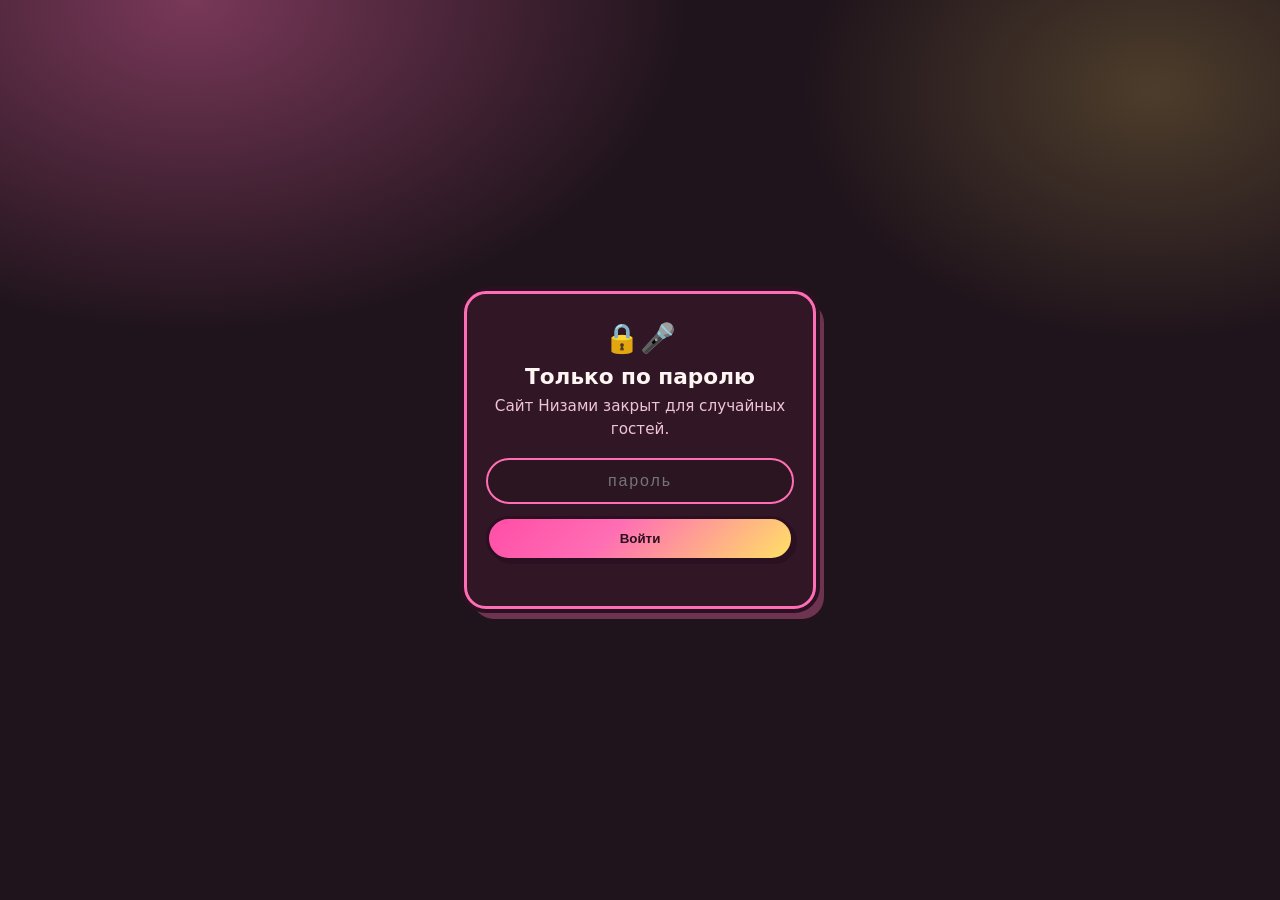
<file: index.html>
<!DOCTYPE html>
<html lang="ru">
<head>
  <meta charset="utf-8" />
  <meta name="viewport" content="width=device-width, initial-scale=1" />
  <meta http-equiv="Cache-Control" content="no-cache, no-store, must-revalidate" />
  <meta http-equiv="Pragma" content="no-cache" />
  <title>Низами — тамада легендарного калибра</title>
  <meta name="description" content="Тамада Низами: свадьбы, юбилеи и корпоративы, где зал не выживает — но смеётся до слёз. Пайетки включены." />
  <link rel="preconnect" href="https://fonts.googleapis.com" />
  <link rel="preconnect" href="https://fonts.gstatic.com" crossorigin />
  <link href="https://fonts.googleapis.com/css2?family=Caveat:wght@600;700&family=Manrope:wght@400;600;700;800&display=swap" rel="stylesheet" />
  <link rel="stylesheet" href="assets/studio.css?v=gate1" />

  <style id="gate-style">
    html.nizami-locked body > :not(#nizami-gate) { display: none !important; }
    #nizami-gate {
      position: fixed; inset: 0; z-index: 99999;
      display: grid; place-items: center;
      padding: 1.25rem;
      background:
        radial-gradient(900px 600px at 15% 0%, rgba(255,110,180,.4), transparent 55%),
        radial-gradient(700px 500px at 90% 10%, rgba(255,224,102,.2), transparent 50%),
        #20141c;
      color: #fff6f4; font-family: system-ui, sans-serif;
    }
    #nizami-gate .box {
      width: min(100%, 22rem);
      padding: 1.4rem 1.2rem 1.2rem;
      border: 3px solid #ff6eb4; border-radius: 22px;
      background: rgba(50,24,40,.95);
      box-shadow: 0 0 0 4px #2a1020, 8px 10px 0 rgba(255,110,180,.35);
      text-align: center;
    }
    #nizami-gate h1 { margin: 0 0 .4rem; font-size: 1.35rem; }
    #nizami-gate p { margin: 0 0 1rem; color: #f0c4d6; font-size: .95rem; }
    #nizami-gate input {
      width: 100%; box-sizing: border-box;
      padding: .75rem .9rem; border-radius: 999px;
      border: 2px solid #ff6eb4; background: #2a1520; color: #fff6f4;
      font-size: 1rem; text-align: center; letter-spacing: .12em;
      outline: none;
    }
    #nizami-gate button {
      margin-top: .75rem; width: 100%;
      padding: .75rem 1rem; border-radius: 999px;
      border: 3px solid #2a1020; cursor: pointer;
      font-weight: 800; color: #2a1020;
      background: linear-gradient(135deg, #ff4da6, #ff6eb4 40%, #ffe066);
      box-shadow: 3px 3px 0 #2a1020;
    }
    #nizami-gate .err { color: #ffb3c9; min-height: 1.2em; margin-top: .55rem; font-size: .9rem; }
  </style>

</head>
<body>

  <div id="nizami-gate" role="dialog" aria-modal="true" aria-label="Вход на сайт">
    <div class="box">
      <div aria-hidden="true" style="font-size:1.8rem;margin-bottom:.35rem">🔒🎤</div>
      <h1>Только по паролю</h1>
      <p>Сайт Низами закрыт для случайных гостей.</p>
      <form id="nizami-gate-form" autocomplete="current-password">
        <input id="nizami-gate-pass" type="password" inputmode="numeric" placeholder="пароль" autofocus />
        <button type="submit">Войти</button>
        <div class="err" id="nizami-gate-err" aria-live="polite"></div>
      </form>
    </div>
  </div>


  <script>
  (function () {
    var HASH = "2a057642222a878bc360f52f8e1f0dfd2af93196f123269397423155a4ec4884";
    var KEY = "nizami_gate_ok_v1";
    function unlock() {
      document.documentElement.classList.remove("nizami-locked");
      var g = document.getElementById("nizami-gate");
      if (g) g.remove();
      var s = document.getElementById("gate-style");
      if (s) s.remove();
    }
    async function sha256hex(text) {
      var data = new TextEncoder().encode(text);
      var buf = await crypto.subtle.digest("SHA-256", data);
      return Array.from(new Uint8Array(buf)).map(function (b) {
        return b.toString(16).padStart(2, "0");
      }).join("");
    }
    if (sessionStorage.getItem(KEY) === "1") {
      unlock();
      return;
    }
    document.documentElement.classList.add("nizami-locked");
    document.getElementById("nizami-gate-form").addEventListener("submit", async function (e) {
      e.preventDefault();
      var pass = document.getElementById("nizami-gate-pass").value || "";
      var err = document.getElementById("nizami-gate-err");
      try {
        var h = await sha256hex(pass);
        if (h === HASH) {
          sessionStorage.setItem(KEY, "1");
          unlock();
        } else {
          err.textContent = "Неверный пароль";
          document.getElementById("nizami-gate-pass").value = "";
          document.getElementById("nizami-gate-pass").focus();
        }
      } catch (ex) {
        err.textContent = "Ошибка входа";
      }
    });
  })();
  </script>

  <div class="sparkles" aria-hidden="true"></div>
  <div class="floaters" id="floaters" aria-hidden="true">
    <span class="fly">🍆</span><span class="fly">👑</span><span class="fly">🍆</span><span class="fly">💖</span>
    <span class="fly">🎤</span><span class="fly">🍆</span><span class="fly">✨</span><span class="fly">🥂</span>
    <span class="fly">💃</span><span class="fly">🍆</span><span class="fly">🪩</span><span class="fly">💋</span>
    <span class="fly">🍆</span><span class="fly">🎉</span><span class="fly">🌈</span><span class="fly">🍆</span>
  </div>
  <div class="confetti" id="confetti" aria-hidden="true"></div>

  <header class="top">
    <div class="brand">НИЗАМИ</div>
    <nav>
      <a href="#services">Услуги</a>
      <a href="#gallery">Галерея</a>
      <a href="#prices">Цены</a>
      <a href="#book" class="btn btn-sm pulse">Заказать</a>
    </nav>
  </header>

  <main>
    <section class="hero">
      <div class="hero-copy">
        <p class="eyebrow bounce-x">тамада · шоумен · человек в платье</p>
        <h1 class="title-pop">Низами выносит зал.<br /><span class="rainbow">Платье — рабочий инструмент.</span></h1>
        <p class="lead">
          Когда обычный тамада говорит «ну что, повеселимся?», Низами уже в пайетках,
          с микрофоном и с армией улыбок вокруг. Свадьба станет легендой. Корпоратив —
          расследованием. Юбилей — культом личности.
        </p>
        <div class="hero-cta">
          <a class="btn pulse" href="#book">Хочу такого тамаду</a>
          <a class="btn btn-ghost" href="#gallery">Смотреть доказательства</a>
        </div>
        <ul class="stats">
          <li><strong class="count-up">100%</strong><span>гостей в шоке</span></li>
          <li><strong>1</strong><span>розовое платье</span></li>
          <li><strong class="spin-inf">∞</strong><span>тостов «за любовь»</span></li>
        </ul>
      </div>

      <div class="hero-stage">
        <div class="disco" aria-hidden="true">🪩</div>
        <div class="spin-ring" aria-hidden="true"></div>
        <figure class="hero-photo spin-slow toon-frame">
          <div class="photo-carousel" id="heroCarousel">
            <img class="active" src="assets/nizami-hero.jpg" width="1200" height="900" alt="Тамада Низами в розовом пайеточном платье" />
            <img src="assets/nizami-queen.jpg" width="1200" height="1500" alt="Низами Queen of Everything" />
            <img src="assets/nizami-princess.jpg" width="1200" height="1500" alt="Низами Princess of the House" />
          </div>
          <figcaption id="heroCap">Документальное фото. Лицо Низами — рабочее. Платье — боевое.</figcaption>
        </figure>
        <p class="spin-hint">крутится сам · нажми на фото, если хочешь быстрее</p>
      </div>
    </section>

    <section class="marquee" aria-hidden="true">
      <div class="marquee-track">
        <span>ТОСТЫ</span><span>★</span><span>ПАЙЕТКИ</span><span>★</span><span>ХОР ГОСТЕЙ</span><span>★</span>
        <span>МИКРОФОН</span><span>★</span><span>ДРАМА</span><span>★</span><span>QUEEN</span><span>★</span>
        <span>ПРИНЦЕССА</span><span>★</span><span>SLAY</span><span>★</span><span>ЛЮБОВЬ</span><span>★</span>
        <span>ТОСТЫ</span><span>★</span><span>ПАЙЕТКИ</span><span>★</span><span>ХОР ГОСТЕЙ</span><span>★</span>
        <span>МИКРОФОН</span><span>★</span><span>ДРАМА</span><span>★</span><span>QUEEN</span><span>★</span>
        <span>ПРИНЦЕССА</span><span>★</span><span>SLAY</span><span>★</span><span>ЛЮБОВЬ</span><span>★</span>
      </div>
    </section>

    <section id="services" class="section">
      <h2 class="title-pop">Что умеет Низами</h2>
      <p class="section-lead">Всё то же, что обычный тамада. Только громче, блестящее и с внезапным поворотом сюжета.</p>
      <div class="cards">
        <article class="card float-card toon-frame">
          <img class="icon-spin" src="assets/badge-mic.svg" alt="" />
          <h3>Тосты промышленного масштаба</h3>
          <p>От классики «за молодых» до импровизации, после которой родственники обнимаются и спорят, кто плакал первым.</p>
        </article>
        <article class="card float-card delay-1 toon-frame">
          <img class="icon-spin reverse" src="assets/badge-dress.svg" alt="" />
          <h3>Образ «розовая угроза»</h3>
          <p>Пайеточное платье — не костюм. Это система управления вниманием зала. Работает даже на суровых дядь с усами.</p>
        </article>
        <article class="card float-card delay-2 toon-frame">
          <img class="icon-spin" src="assets/badge-party.svg" alt="" />
          <h3>Конкурсы без жалости</h3>
          <p>Гости думают, что «просто потанцуют». Через 10 минут у них общий чат, общий крик и общая любовь к Низами.</p>
        </article>
      </div>
    </section>



    <section id="gallery" class="section gallery">
      <h2 class="title-pop">Галерея доказательств</h2>
      <div class="gallery-grid">
        <figure class="shot big tilt-hover toon-frame">
          <img src="assets/nizami-hero.jpg" alt="Низами в центре праздника" />
          <figcaption>«Я не улыбаюсь. Я веду.»</figcaption>
        </figure>
        <figure class="quote-card toon-frame wobble-soft">
          <span class="sticker sticker-a" aria-hidden="true">ОТЗЫВ ★</span>
          <blockquote>«Мы звали тамаду. Приехал человек в пайетках, украл микрофон, тётю и весь вечер. Торт сдался без боя.»</blockquote>
          <figcaption class="quote-by">— гость, который ещё не отошёл</figcaption>
        </figure>
        <figure class="shot tilt-hover spin-on-hover toon-frame">
          <img src="assets/nizami-queen.jpg" alt="Низами Queen of Everything" />
          <figcaption>Queen of Everything</figcaption>
        </figure>
        <figure class="shot tilt-hover spin-on-hover toon-frame">
          <img src="assets/nizami-princess.jpg" alt="Низами Princess of the House" />
          <figcaption>Princess of the House</figcaption>
        </figure>
        <figure class="shot tilt-hover toon-frame meme-shot">
          <img src="assets/nizami-care-service.jpg" alt="Официальный мем Низами: гусеница с сигаретой" />
          <figcaption>«А можно подешевле?» — служба заботы уже ответила</figcaption>
        </figure>
        <figure class="shot tilt-hover toon-frame">
          <img class="icon-spin reverse" src="assets/badge-mic.svg" alt="" />
          <figcaption>Микрофон тоже в команде</figcaption>
        </figure>
        <figure class="shot tilt-hover toon-frame">
          <img class="icon-spin" src="assets/badge-dress.svg" alt="" />
          <figcaption>Официальная форма тамады</figcaption>
        </figure>
      </div>
    </section>

    <section id="prices" class="section">
      <h2 class="title-pop">Пакеты (почти серьёзно)</h2>
      <div class="prices">
        <article class="price float-card toon-frame">
          <h3>Лёгкий блеск</h3>
          <p class="tag">2–3 часа</p>
          <ul>
            <li>Выход в платье</li>
            <li>3 фирменных тоста</li>
            <li>Один конкурс «кто громче орёт „Низами!“»</li>
          </ul>
          <p class="sum">от договорённости</p>
        </article>
        <article class="price featured float-card delay-1 toon-frame">
          <h3>Полный Низами</h3>
          <p class="tag">весь вечер</p>
          <ul>
            <li>Всё из «Лёгкого блеска»</li>
            <li>Управление танцполом</li>
            <li>Экстренный тост для тёщи</li>
            <li>Фото с платьем — обязательно</li>
          </ul>
          <p class="sum">легендарно</p>
        </article>
        <article class="price float-card delay-2 toon-frame">
          <h3>Корпоративный хаос</h3>
          <p class="tag">офис / зал</p>
          <ul>
            <li>Игровые блоки</li>
            <li>Розыгрыш «сотрудник месяца в пайетках»</li>
            <li>Финал, после которого HR пишет отчёт</li>
          </ul>
          <p class="sum">по запросу</p>
        </article>
      </div>
    </section>

    <section id="book" class="section book">
      <div class="book-box pulse-border toon-frame">
        <h2 class="title-pop">Заказать Низами</h2>
        <p>Напишите дату, город и насколько гости готовы к неожиданностям. Ответ — быстрее, чем первый тост.</p>
        <a class="btn pulse" href="mailto:digitalaleksei@gmail.com?subject=Тамада%20Низами%20на%20праздник">Написать на почту</a>
        <p class="fine">Почта: digitalaleksei@gmail.com · сайт nizami.site</p>
      </div>
    </section>
  </main>

  <footer>
    <p>© <span id="y"></span> Низами · тамада, которого не забудут</p>
    <p class="fine">Сайт сделан с любовью к пайеткам, вращению и хорошему тосту.</p>
  </footer>
  <script src="assets/party.js?v=gate1"></script>
</body>
</html>
</file>
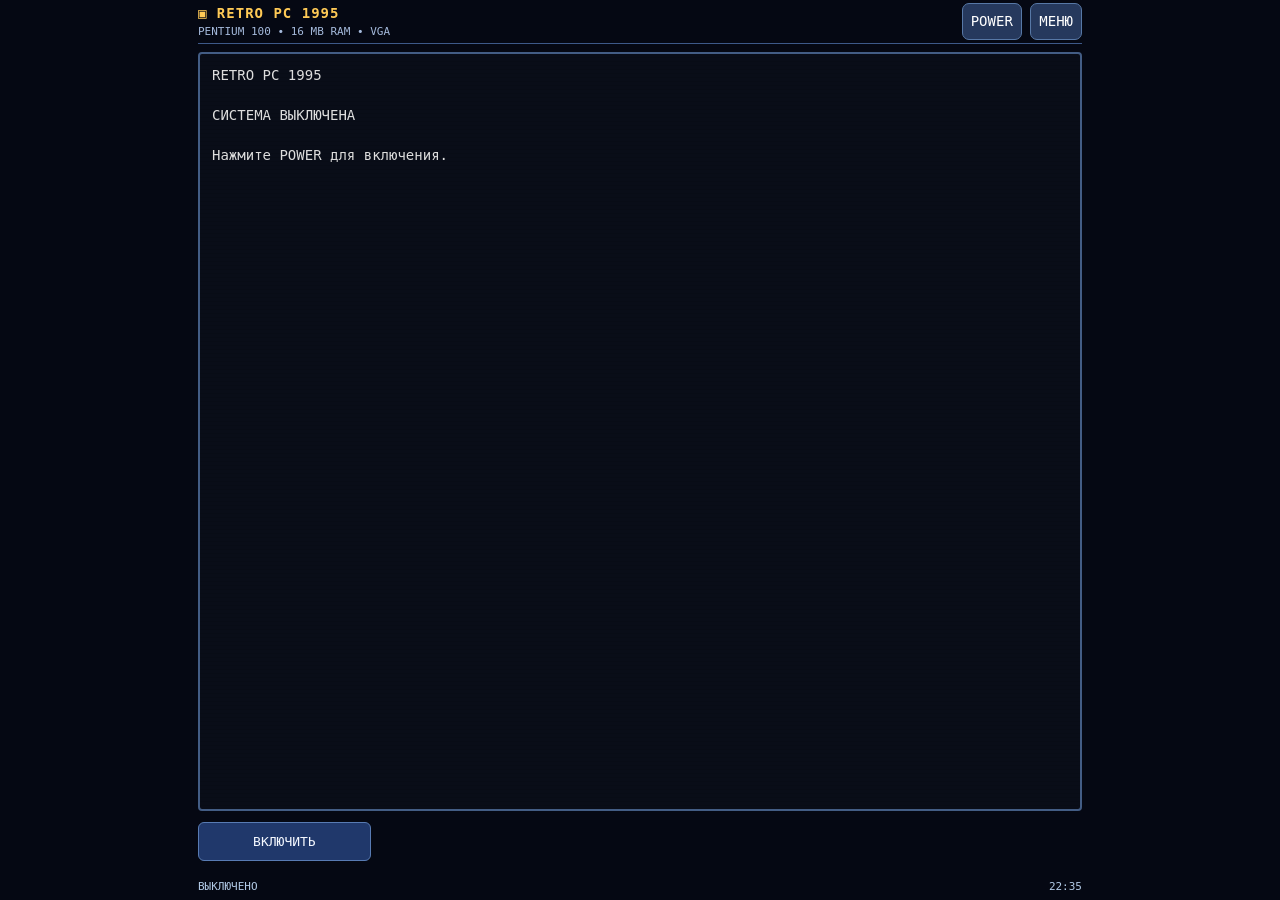
<file: retro-pc/index.html>
<!doctype html><html lang="ru"><head><meta charset="utf-8"><meta name="viewport" content="width=device-width,initial-scale=1,viewport-fit=cover,user-scalable=no"><meta name="theme-color" content="#090d18"><meta name="apple-mobile-web-app-capable" content="yes"><meta name="apple-mobile-web-app-status-bar-style" content="black-translucent"><link rel="manifest" href="manifest.webmanifest"><link rel="apple-touch-icon" href="icon.svg"><title>RETRO PC 1995</title><style>
:root{--bg:#090d18;--panel:#101c3e;--edge:#6387bf;--txt:#e3efff;--accent:#ffca56;--shade:#19294c}*{box-sizing:border-box}html,body{margin:0;height:100%;background:#050813;color:var(--txt);font:14px/1.42 ui-monospace,SFMono-Regular,Menlo,Consolas,monospace}button,input,textarea,select{font:inherit}button{touch-action:manipulation;cursor:pointer}#app{height:100dvh;display:flex;flex-direction:column;padding:env(safe-area-inset-top) 8px env(safe-area-inset-bottom)}.header{min-height:44px;display:flex;align-items:center;gap:8px;justify-content:space-between;border-bottom:1px solid #3d5989}.brand{color:var(--accent);font-weight:900;letter-spacing:1px}.small{font-size:11px;color:#a5badc}.pill{background:#26395d;border:1px solid #5778a6;color:white;padding:8px;border-radius:7px}.desktop{display:flex;flex-direction:column;min-height:0;flex:1}.screen{position:relative;flex:1;min-height:0;background:var(--bg);border:2px solid #435d85;border-radius:4px;margin:8px 0;overflow:auto;padding:12px;white-space:pre-wrap;overflow-wrap:anywhere}.screen:before{content:"";position:sticky;display:block;height:0;pointer-events:none}.screen.crt{background-image:repeating-linear-gradient(to bottom,transparent 0 3px,#0002 4px);}.terminal{font-size:13px;line-height:1.48}.line{margin:0 0 2px}.out{color:#bcdbef}.cmdline{display:flex;align-items:center;gap:6px;flex-wrap:wrap;margin-top:7px}.cmdline input{background:transparent;color:#fff;border:0;outline:0;min-width:100px;flex:1;font-size:16px}.toolbar{display:grid;grid-template-columns:repeat(5,minmax(0,1fr));gap:5px;padding:3px 0}.toolbar button,.actions button,.keybar button{background:#20386b;border:1px solid #587bb3;color:#f4f8ff;border-radius:6px;min-height:39px;padding:6px 2px;font-size:11px}.toolbar button:active,.actions button:active,.keybar button:active{background:#5576a8}.keybar{display:flex;gap:4px;overflow:auto;padding:5px 0}.keybar button{min-width:49px}.status{display:flex;justify-content:space-between;gap:6px;color:#b1c9e5;padding:5px 0;font-size:11px}.boot{color:#ddd}.boot em{font-style:normal;color:#71e3a2}.window{background:#102967;border:2px double #b3e1ff;padding:8px;min-height:100%}.winhead{display:flex;justify-content:space-between;gap:6px;color:#111c33;background:#c4e4f5;padding:5px 8px;font-weight:bold}.panels{display:grid;grid-template-columns:1fr 1fr;gap:6px;margin-top:7px;min-height:45vh}.panel{border:1px solid #b3e1ff;min-width:0;overflow:auto}.path{background:#102052;padding:6px;color:#ffda74;word-break:break-all}.file{display:flex;width:100%;align-items:center;text-align:left;gap:3px;background:transparent;border:0;color:#fff;padding:9px 5px;min-height:36px;font-size:12px;white-space:nowrap;overflow:hidden;text-overflow:ellipsis}.file.active{background:#e9e7ba;color:#061b47}.file .fname{overflow:hidden;text-overflow:ellipsis}.file.directory .fname{color:#a2f7ff}.file.active.directory .fname{color:#102a58}.actions{display:grid;grid-template-columns:repeat(4,1fr);gap:5px;margin-top:8px}.dialog{margin-top:9px;border:1px solid #80b1e2;padding:10px;background:#0e1941}.dialog input,.dialog textarea,.dialog select{width:100%;padding:10px;background:#080f25;border:1px solid #719ac9;color:white;border-radius:4px;margin:5px 0}.dialog textarea{height:220px}.dialog button{padding:9px;margin:5px 4px 0 0;background:#1e4d85;border:1px solid #83a9cd;color:white;border-radius:5px}.menu{display:grid;grid-template-columns:repeat(2,minmax(0,1fr));gap:9px;padding:12px 0}.tile{border:1px solid #577bb3;background:#10234c;color:#fff;border-radius:9px;padding:14px 8px;text-align:left;min-height:76px}.tile b{display:block;color:#ffdd7c;margin-bottom:6px}.games{display:grid;grid-template-columns:repeat(2,minmax(0,1fr));gap:7px;margin:12px 0}.games button{background:#18316a;color:white;border:1px solid #5d83ba;border-radius:6px;padding:14px 7px}.gameboard{display:grid;gap:2px;max-width:420px;width:100%;margin:12px auto;aspect-ratio:1;background:#0d1733}.cell{display:flex;align-items:center;justify-content:center;background:#1d3659;min-width:0;min-height:0;color:#fff;font-weight:bold;border:0;padding:0}.cell.snake{background:#8de6a2}.cell.food{background:#ffbc65}.cell.hidden{background:#48648b;box-shadow:inset 1px 1px #9cbbdd}.cell.flag{background:#5e527a}.cell.mine{background:#b94444}.pad{display:flex;justify-content:center;gap:8px;flex-wrap:wrap;margin:10px 0}.pad button{min-width:60px;min-height:48px;background:#2d4b82;color:white;border:1px solid #8fb5df;border-radius:8px;font-size:19px}.paint{display:grid;grid-template-columns:repeat(12,1fr);gap:2px;max-width:420px;margin:12px auto}.paint button{aspect-ratio:1;padding:0;background:#18345e;border:0}.badge{color:#ffe099}body.amber{--bg:#0f0b05;--panel:#3a210b;--txt:#fdd28a;--accent:#ffab38}body.amber .screen{border-color:#a9712e}body.amber .window{background:#4a2f0d}body.green{--bg:#03150b;--txt:#a8ffb6;--accent:#80f5a5}body.green .screen{border-color:#387b4c}@media(min-width:750px){#app{max-width:900px;margin:auto}.toolbar button{font-size:13px}}
</style></head><body><div id="app"><header class="header"><div><div class="brand">▣ RETRO PC 1995</div><div class="small" id="hardware">PENTIUM 100 • 16 MB RAM • VGA</div></div><div><button class="pill" id="power">POWER</button> <button class="pill" id="home">МЕНЮ</button></div></header><div class="desktop"><main id="screen" class="screen crt" aria-live="polite"></main><div id="toolbar" class="toolbar"></div><div id="keybar" class="keybar"></div><div class="status"><span id="state">СИСТЕМА ВЫКЛЮЧЕНА</span><span id="clock"></span></div></div></div><script>
'use strict';
const $=s=>document.querySelector(s),screen=$('#screen'),toolbar=$('#toolbar'),keybar=$('#keybar'),state=$('#state');
const esc=s=>String(s).replace(/[&<>"']/g,c=>({'&':'&amp;','<':'&lt;','>':'&gt;','"':'&quot;',"'":'&#39;'}[c]));
const defaultFS=()=>({'C:':{type:'dir'},'C:\\':{type:'dir'},'C:\\DOS':{type:'dir'},'C:\\NC':{type:'dir'},'C:\\GAMES':{type:'dir'},'C:\\MUSIC':{type:'dir'},'C:\\DOCS':{type:'dir'},'C:\\UTILS':{type:'dir'},'C:\\README.TXT':{type:'file',text:'ДОБРО ПОЖАЛОВАТЬ В RETRO PC 1995!\nНаберите HELP.\nЭто оригинальный веб-симулятор, а не настоящий MS-DOS.'},'C:\\AUTOEXEC.BAT':{type:'file',text:'@ECHO OFF\nNC'},'C:\\CONFIG.SYS':{type:'file',text:'FILES=40'},'A:':{type:'dir'},'A:\\':{type:'dir'},'D:':{type:'dir'},'D:\\':{type:'dir'},'D:\\WELCOME.TXT':{type:'file',text:'RETRO PC CD-ROM DEMO'}});
let fs;try{fs=JSON.parse(localStorage.getItem('retro95fs'))||defaultFS()}catch(e){fs=defaultFS()}let settings;try{settings=JSON.parse(localStorage.getItem('retro95settings'))||{theme:'blue',crt:true,eco:true,fast:false}}catch(e){settings={theme:'blue',crt:true,eco:true,fast:false}};let mode='off',cwd='C:\\',history=[],histpos=0,panels=['C:\\','C:\\DOCS'],side=0,selection=[null,null],game=null,gameTimer=null;
function save(){try{localStorage.setItem('retro95fs',JSON.stringify(fs));localStorage.setItem('retro95settings',JSON.stringify(settings))}catch(e){alert('Недостаточно места для сохранения. Экспортируйте копию данных.')}}
function applySettings(){document.body.classList.toggle('amber',settings.theme==='amber');document.body.classList.toggle('green',settings.theme==='green');screen.classList.toggle('crt',settings.crt);save()};applySettings();
function setMode(m){if(gameTimer){clearInterval(gameTimer);gameTimer=null}mode=m;state.textContent={off:'ВЫКЛЮЧЕНО',boot:'POST / ЗАГРУЗКА',shell:'DOS SHELL',menu:'ГЛАВНОЕ МЕНЮ',nc:'FILE MANAGER',edit:'TEXT EDITOR',games:'ИГРЫ',game:'ИГРА',settings:'НАСТРОЙКИ',player:'АУДИОПЛЕЕР',bios:'BIOS SETUP'}[m]||m;toolbar.innerHTML='';keybar.innerHTML=''}
function buttons(items){toolbar.innerHTML=items.map(([name,fn],i)=>`<button data-i="${i}">${esc(name)}</button>`).join('');toolbar.querySelectorAll('button').forEach(b=>b.onclick=()=>items[+b.dataset.i][1]())}
function keys(items){keybar.innerHTML=items.map(x=>`<button>${esc(x)}</button>`).join('');[...keybar.children].forEach((b,i)=>b.onclick=()=>{let el=$('#inputcmd');if(el){let start=el.selectionStart;el.value=el.value.slice(0,start)+items[i]+el.value.slice(el.selectionEnd);el.focus();el.setSelectionRange(start+items[i].length,start+items[i].length)}})}
function normalize(p,base=cwd){p=String(p||'').trim().replace(/\//g,'\\').toUpperCase();if(!p)return base;let disk=/^[A-Z]:/.test(p)?p.slice(0,2):base.slice(0,2),parts=p.startsWith('\\')?[]:(/^[A-Z]:/.test(p)?[]:base.slice(3).split('\\').filter(Boolean));let rest=p.replace(/^[A-Z]:/,'').split('\\').filter(Boolean);for(let part of rest){if(part==='..')parts.pop();else if(part!=='.')parts.push(part)}return disk+'\\'+parts.join('\\')}
function parent(p){return p.length<=3?p: p.slice(0,p.lastIndexOf('\\'))||p.slice(0,3)}function basename(p){return p.split('\\').pop()}function children(dir){return Object.keys(fs).filter(k=>k!==dir&&parent(k)===dir&&k.includes('\\')).sort((a,b)=>(fs[b].type==='dir')-(fs[a].type==='dir')||a.localeCompare(b))}function writable(p){return !p.startsWith('D:')}function deleteTree(p){if(!writable(p))return false;for(let k of Object.keys(fs)){if(k===p||k.startsWith(p+'\\'))delete fs[k]}save();return true}function addEntry(p,type,text=''){if(!writable(p))throw Error('Диск только для чтения');if(fs[p])throw Error('Файл уже существует');if(!fs[parent(p)]||fs[parent(p)].type!=='dir')throw Error('Нет родительского каталога');fs[p]=type==='dir'?{type:'dir'}:{type:'file',text};save()}
function boot(){setMode('boot');screen.innerHTML=`<div class="boot">RETRO BIOS v1.95 (WEB SIMULATOR)<br>Copyright (c) RETRO PC 1995<br><br>CPU: PENTIUM 100 MHz <em>OK</em><br>MEMORY TEST: 16384 KB <em>OK</em><br>VIDEO: SUPER VGA <em>OK</em><br>HDD: 540 MB [VIRTUAL]<br>FLOPPY A: [VIRTUAL]<br>CD-ROM D: [VIRTUAL]<br><br>Starting RETRO DOS...<br><span class="badge">Это художественный симулятор, не эмулятор x86.</span></div>`;buttons([['BIOS',bios],['ПРОПУСК',shell],['ВЫКЛ.',powerOff]]);setTimeout(()=>{if(mode==='boot')shell()},settings.fast?350:1800)}function powerOff(){setMode('off');screen.innerHTML='<div class="boot">RETRO PC 1995<br><br>СИСТЕМА ВЫКЛЮЧЕНА<br><br>Нажмите POWER для включения.</div>';buttons([['ВКЛЮЧИТЬ',boot]])}
function shell(lines=[]){setMode('shell');screen.innerHTML='<div id="terminal" class="terminal"></div><div class="cmdline"><span id="prompt"></span><input id="inputcmd" autocapitalize="off" autocomplete="off" spellcheck="false" aria-label="Команда DOS"></div>';let term=$('#terminal');lines.forEach(l=>append(l));$('#prompt').textContent=cwd+'>';let input=$('#inputcmd');input.onkeydown=e=>{if(e.key==='Enter'){let cmd=input.value.trim();append(cwd+'>'+cmd,false);input.value='';if(cmd){history.push(cmd);histpos=history.length;runCommand(cmd)}else input.focus()}else if(e.key==='ArrowUp'){histpos=Math.max(0,histpos-1);input.value=history[histpos]||''}else if(e.key==='ArrowDown'){histpos=Math.min(history.length,histpos+1);input.value=history[histpos]||''}};buttons([['NC',nc],['ИГРЫ',games],['ПЛЕЕР',player],['МЕНЮ',menu],['SETUP',showSettings]]);keys(['\\','..','DIR','CD ','HELP','CLS','EDIT ','DEL ']);function append(l,out=true){let p=document.createElement('div');p.className='line'+(out?' out':'');p.textContent=l;term.appendChild(p);screen.scrollTop=screen.scrollHeight}window.shellOut=append;input.focus()}
function runCommand(raw){let match=raw.match(/(?:"[^"]*"|\S)+/g)||[],cmd=(match.shift()||'').toUpperCase(),args=match.map(a=>a.replace(/^"|"$/g,'')),arg=args.join(' '),out=s=>window.shellOut(s),resolved=()=>normalize(arg),done=()=>{if(mode==='shell'){$('#prompt').textContent=cwd+'>';$('#inputcmd').focus()}};try{switch(cmd){case 'HELP':out('DIR CD MD RD COPY MOVE DEL REN TYPE EDIT CLS DATE TIME VER MEM CHKDSK TREE HELP NC GAMES PLAYER SETUP REBOOT EXIT');break;case 'DIR':{let p=arg?resolved():cwd;if(!fs[p]||fs[p].type!=='dir')throw Error('Каталог не найден');out(' Каталог '+p);children(p).forEach(k=>out((fs[k].type==='dir'?'<DIR>':'     ')+ '  '+basename(k)));out(children(p).length+' объектов');break}case 'CD':if(!arg){out(cwd);break}if(!fs[resolved()]||fs[resolved()].type!=='dir')throw Error('Каталог не найден');cwd=resolved();break;case 'MD':case 'MKDIR':addEntry(resolved(),'dir');out('Каталог создан');break;case 'RD':case 'RMDIR':{let p=resolved();if(!fs[p]||fs[p].type!=='dir'||children(p).length)throw Error('Каталог отсутствует или не пуст');if(p.length<=3)throw Error('Нельзя удалить корень');deleteTree(p);break}case 'TYPE':{let f=fs[resolved()];if(!f||f.type!=='file')throw Error('Файл не найден');out(f.text);break}case 'DEL':{let p=resolved();if(!fs[p]||fs[p].type!=='file')throw Error('Файл не найден');deleteTree(p);break}case 'REN':case 'MOVE':case 'COPY':{if(args.length<2)throw Error('Нужно два имени');let a=normalize(args[0]),b=normalize(args[1]);if(!fs[a]||fs[b])throw Error('Исходный файл отсутствует или целевой уже существует');if(fs[a].type!=='file')throw Error('Для папок используйте файловый менеджер');addEntry(b,'file',fs[a].text);if(cmd!=='COPY')deleteTree(a);break}case 'EDIT':editor(arg?resolved():normalize('NEW.TXT'));return;case 'CLS':shell();return;case 'VER':out('RETRO PC 1995 / WebOS v1.0');break;case 'DATE':out(new Date().toLocaleDateString('ru-RU'));break;case 'TIME':out(new Date().toLocaleTimeString('ru-RU'));break;case 'MEM':out('Виртуальная память: 16384 КБ; используется браузерная память устройства');break;case 'TREE':Object.keys(fs).filter(k=>k.startsWith(cwd)).forEach(out);break;case 'CHKDSK':out('Файлов: '+Object.values(fs).filter(x=>x.type==='file').length+'. Каталогов: '+Object.values(fs).filter(x=>x.type==='dir').length+'. Хранилище: localStorage.');break;case 'NC':nc();return;case 'GAMES':games();return;case 'PLAYER':player();return;case 'SETUP':showSettings();return;case 'REBOOT':boot();return;case 'EXIT':menu();return;case '':break;default:out('Неизвестная команда: '+cmd+'. Наберите HELP.')}}catch(e){out('Ошибка: '+e.message)}done()}
function menu(){setMode('menu');screen.innerHTML='<div class="winhead">RETRO PC 1995 — ГЛАВНОЕ МЕНЮ</div><div class="menu">'+[['⌨','DOS терминал',shell],['▣','File Commander',nc],['★','Аркадные игры',games],['♫','Аудиоплеер',player],['⚙','Настройки',showSettings],['▤','BIOS SETUP',bios],['✎','Редактор',()=>editor('C:\\DOCS\\NOTE.TXT')],['⏻','Выключить',powerOff]].map((x,i)=>`<button class="tile" data-i="${i}"><b>${x[0]} ${x[1]}</b><span class="small">Открыть</span></button>`).join('')+'</div><p class="small">Файлы сохраняются в браузере. Для защиты данных используйте экспорт копии в настройках.</p>';let funcs=[shell,nc,games,player,showSettings,bios,()=>editor('C:\\DOCS\\NOTE.TXT'),powerOff];screen.querySelectorAll('.tile').forEach(b=>b.onclick=funcs[+b.dataset.i]);buttons([['DOS',shell],['NC',nc],['ИГРЫ',games],['НАСТРОЙКИ',showSettings],['ВЫКЛ.',powerOff]])}
function nc(){setMode('nc');renderNC()}function renderNC(){if(mode!=='nc')return;screen.innerHTML='<div class="window"><div class="winhead"><span>RETRO FILE COMMANDER 1.0</span><span>F1 HELP</span></div><div class="panels">'+panels.map((p,i)=>`<div class="panel" data-side="${i}"><div class="path">${i===side?'▶ ':''}${esc(p)}</div><button class="file directory" data-side="${i}" data-up="1">⬆ ..</button>`+children(p).map(k=>`<button class="file ${fs[k].type==='dir'?'directory':''} ${selection[i]===k?'active':''}" data-side="${i}" data-path="${esc(k)}"><span>${fs[k].type==='dir'?'▣':'□'}</span> <span class="fname">${esc(basename(k))}</span></button>`).join('')+'</div>').join('')+'</div><div id="ncDialog"></div><div class="actions" id="fileactions"></div></div>';screen.querySelectorAll('.file').forEach(b=>b.onclick=()=>{let i=+b.dataset.side;side=i;if(b.dataset.up){panels[i]=parent(panels[i]);selection[i]=null;renderNC();return}let p=b.dataset.path;if(fs[p].type==='dir'){panels[i]=p;selection[i]=null;renderNC()}else{selection[i]=p;renderNC()}});let acts=[['ОТКРЫТЬ',()=>selection[side]?editor(selection[side]):dialog('Выберите файл')],['НОВАЯ ПАПКА',()=>askNC('Имя папки',v=>addEntry(normalize(v,panels[side]),'dir'))],['НОВЫЙ ФАЙЛ',()=>askNC('Имя файла',v=>{let p=normalize(v,panels[side]);if(!fs[p])addEntry(p,'file','');editor(p)})],['КОПИЯ',()=>copyNC(false)],['ПЕРЕМЕСТ.',()=>copyNC(true)],['ПЕРЕИМ.',()=>{let p=selection[side];if(!p)return dialog('Выберите файл');askNC('Новое имя',v=>{let dst=normalize(v,panels[side]);if(fs[p].type==='dir'){moveFolder(p,dst)}else{addEntry(dst,'file',fs[p].text);deleteTree(p)}})}],['УДАЛИТЬ',()=>{let p=selection[side];if(!p)return dialog('Выберите файл');if(p.length<=3)return;dialog('Удалить '+basename(p)+'?',true,()=>{deleteTree(p);selection[side]=null;renderNC()})}],['ДИСК /',()=>{panels[side]=panels[side].startsWith('C:')?'A:\\':panels[side].startsWith('A:')?'D:\\':'C:\\';selection[side]=null;renderNC()}]];$('#fileactions').innerHTML=acts.map((a,i)=>`<button data-act="${i}">${a[0]}</button>`).join('');$('#fileactions').querySelectorAll('button').forEach(b=>b.onclick=()=>{try{acts[+b.dataset.act][1]()}catch(e){dialog(e.message)}});buttons([['F1 HELP',()=>dialog('Касайтесь папок для открытия. Файл выбирается одним касанием; ОТКРЫТЬ открывает редактор.')],['F3 VIEW',()=>{let p=selection[side];if(p&&fs[p].type==='file')dialog(fs[p].text);else dialog('Выберите файл')}],['F4 EDIT',()=>selection[side]&&editor(selection[side])],['DOS',shell],['МЕНЮ',menu]])}
function moveFolder(a,b){if(b.startsWith(a+'\\')||fs[b]||!fs[parent(b)]||!writable(b)||!writable(a))throw Error('Нельзя переместить эту папку');let entries=Object.keys(fs).filter(k=>k===a||k.startsWith(a+'\\')).sort((x,y)=>x.length-y.length),records=entries.map(k=>[k,JSON.parse(JSON.stringify(fs[k]))]);records.forEach(([k])=>delete fs[k]);records.forEach(([k,v])=>fs[b+k.slice(a.length)]=v);save()}
function copyNC(move){let p=selection[side];if(!p)return dialog('Выберите файл');let dst=normalize(basename(p),panels[1-side]);try{if(fs[p].type==='dir'){if(move)moveFolder(p,dst);else{if(!writable(dst)||fs[dst])throw Error('Цель занята');Object.keys(fs).filter(k=>k===p||k.startsWith(p+'\\')).sort((a,b)=>a.length-b.length).forEach(k=>fs[dst+k.slice(p.length)]=JSON.parse(JSON.stringify(fs[k])));save()}}else{addEntry(dst,'file',fs[p].text);if(move)deleteTree(p)}selection[side]=null;renderNC()}catch(e){dialog('Ошибка: '+e.message)}}
function dialog(message,confirm=false,fn=()=>{}){let d=$('#ncDialog');if(!d){alert(message);return}d.innerHTML=`<div class="dialog"><div>${esc(message)}</div><button id="closeDlg">${confirm?'Отмена':'Закрыть'}</button>${confirm?'<button id="yesDlg">Подтвердить</button>':''}</div>`;$('#closeDlg').onclick=()=>d.innerHTML='';if(confirm)$('#yesDlg').onclick=fn}
function askNC(label,fn){let d=$('#ncDialog');d.innerHTML=`<div class="dialog"><label>${esc(label)}<input id="nameInput" autocomplete="off"></label><button id="saveName">OK</button><button id="cancelName">Отмена</button></div>`;$('#cancelName').onclick=()=>d.innerHTML='';$('#saveName').onclick=()=>{try{let v=$('#nameInput').value.trim();if(!v||/[\\/:*?"<>|]/.test(v))throw Error('Недопустимое имя');fn(v);if(mode==='nc')renderNC()}catch(e){alert(e.message)}};$('#nameInput').focus()}
function editor(path){if(fs[path]&&fs[path].type!=='file'){alert('Это каталог');return}setMode('edit');screen.innerHTML=`<div class="window"><div class="winhead">RETRO EDIT — ${esc(path)}</div><div class="dialog"><textarea id="editText" spellcheck="false" placeholder="Введите текст..."></textarea><div class="small">Работает с текстовыми файлами виртуального диска.</div></div></div>`;$('#editText').value=fs[path]?.text||'';let saveEdit=()=>{try{if(!fs[path])addEntry(path,'file','');if(!writable(path))throw Error('CD-ROM только для чтения');fs[path].text=$('#editText').value;save();alert('Сохранено')}catch(e){alert(e.message)}};buttons([['СОХРАНИТЬ',saveEdit],['В МЕНЮ',menu],['ФАЙЛЫ',nc],['DOS',shell],['ОЧИСТИТЬ',()=>{if(confirm('Очистить текст?'))$('#editText').value=''}]])}
function bios(){setMode('bios');screen.innerHTML='<div class="winhead">RETRO BIOS SETUP UTILITY</div><div class="dialog"><p>CPU: PENTIUM 100 MHz [VIRTUAL]</p><p>RAM: 16384 KB [VIRTUAL]</p><p>HDD: C: 540 MB (условный размер)</p><p>FDD: A: 1.44 MB (виртуальный)</p><p>CD-ROM: D: READ ONLY</p><p>VGA: 640 × 480</p><p>Дата: '+new Date().toLocaleString('ru-RU')+'</p><p class="small">BIOS — интерактивная визуализация, не программный BIOS x86.</p></div>';buttons([['ЗАГРУЗКА',shell],['МЕНЮ',menu],['ВЫКЛ.',powerOff]])}
function showSettings(){setMode('settings');screen.innerHTML=`<div class="winhead">НАСТРОЙКИ RETRO PC</div><div class="dialog"><label>Экранная тема<select id="theme"><option value="blue">Classic DOS Blue</option><option value="amber">Amber CRT</option><option value="green">Green Terminal</option></select></label><label><input type="checkbox" id="crt" style="width:auto"/> Эффект CRT</label><p><label><input type="checkbox" id="eco" style="width:auto"/> ECO: меньше анимации</label></p><p><label><input type="checkbox" id="fast" style="width:auto"/> Быстрая загрузка</label></p><hr><button id="backup">Экспорт резервной копии</button><button id="importBtn">Импорт копии</button><input type="file" accept=".json,application/json" id="importFile" hidden><p class="small">Хранилище браузера не гарантировано навсегда. Делайте резервные копии.</p></div>`;$('#theme').value=settings.theme;$('#crt').checked=settings.crt;$('#eco').checked=settings.eco;$('#fast').checked=settings.fast;['theme','crt','eco','fast'].forEach(k=>$('#'+k).onchange=e=>{settings[k]=k==='theme'?e.target.value:e.target.checked;applySettings()});$('#backup').onclick=()=>{const blob=new Blob([JSON.stringify({version:1,fs,settings},null,2)],{type:'application/json'}),url=URL.createObjectURL(blob),a=document.createElement('a');a.href=url;a.download='retro-pc-1995-backup.json';a.click();setTimeout(()=>URL.revokeObjectURL(url),1000)};$('#importBtn').onclick=()=>$('#importFile').click();$('#importFile').onchange=async e=>{try{let d=JSON.parse(await e.target.files[0].text());if(!d.fs||typeof d.fs!=='object'||!d.fs['C:\\'])throw Error('Неверный формат');if(!confirm('Заменить виртуальный диск данными копии?'))return;fs=d.fs;settings={...settings,...d.settings};save();applySettings();showSettings()}catch(e){alert(e.message)}};buttons([['МЕНЮ',menu],['DOS',shell],['ФАЙЛЫ',nc],['ПЕРЕЗАГР.',boot]])}
function player(){setMode('player');screen.innerHTML='<div class="winhead">RETRO MUSIC PLAYER 1.0</div><div class="dialog"><p>Выберите музыку с iPhone. Поддержка форматов зависит от Safari.</p><input id="audioFile" type="file" accept="audio/*" multiple><div id="tracklist"></div><audio id="audio" controls style="width:100%;margin-top:12px"></audio><p class="small">Файлы остаются на устройстве. После закрытия приложения выберите их снова. На странице ничего не передаётся на сервер.</p></div>';let urls=[];$('#audioFile').onchange=e=>{urls.forEach(URL.revokeObjectURL);urls=[...e.target.files].map(URL.createObjectURL);$('#tracklist').innerHTML=[...e.target.files].map((f,i)=>`<button class="pill" data-i="${i}" style="display:block;margin-top:7px;max-width:100%;overflow:hidden">♫ ${esc(f.name)}</button>`).join('');$('#tracklist').querySelectorAll('button').forEach(b=>b.onclick=()=>{$('#audio').src=urls[+b.dataset.i];$('#audio').play().catch(()=>{})});if(urls.length){$('#audio').src=urls[0]}};buttons([['МЕНЮ',menu],['DOS',shell],['ФАЙЛЫ',nc]])}
function games(){setMode('games');screen.innerHTML='<div class="winhead">RETRO ARCADE COLLECTION</div><div class="games">'+[['SNAKE 95','Змейка'],['MINES','Сапёр'],['MEMORY','Пары'],['BRICKS','Арканоид'],['SPACE','Космос'],['RACING','Гонки'],['BLOCKS','Падающие блоки']].map(([k,n])=>`<button data-g="${k}">${n}</button>`).join('')+'</div><p class="small">Семь оригинальных мини-игр с сенсорным управлением.</p>';screen.querySelectorAll('[data-g]').forEach(b=>b.onclick=()=>launchGame(b.dataset.g));buttons([['DOS',shell],['МЕНЮ',menu],['НАСТРОЙКИ',showSettings]])}
function launchGame(kind){setMode('game');game={kind,score:0,over:false};screen.innerHTML=`<div class="winhead">${esc(kind)} — RETRO ARCADE <span id="score">СЧЁТ: 0</span></div><div id="ginfo" class="small" style="margin-top:8px"></div><div id="gb" class="gameboard"></div><div id="pad" class="pad"></div>`;buttons([['РЕСТАРТ',()=>launchGame(kind)],['ИГРЫ',games],['МЕНЮ',menu]]);if(kind==='SNAKE 95')snake();else if(kind==='MINES')mines();else if(kind==='MEMORY')memory();else if(kind==='BRICKS')arcade('bricks');else if(kind==='SPACE')arcade('space');else if(kind==='RACING')arcade('racing');else blocks()}
function gridBoard(w,h){let gb=$('#gb');gb.style.gridTemplateColumns=`repeat(${w},1fr)`;gb.style.gridTemplateRows=`repeat(${h},1fr)`;gb.innerHTML='<div class="cell"></div>'.repeat(w*h);return [...gb.children]}function addScore(n){game.score+=n;$('#score').textContent='СЧЁТ: '+game.score}function pad(actions){$('#pad').innerHTML=actions.map(([label])=>`<button>${esc(label)}</button>`).join('');[...$('#pad').children].forEach((b,i)=>b.onclick=actions[i][1])}
function snake(){let w=13,h=13,cells=gridBoard(w,h),body=[84,83,82],food=34,dir=1,next=1;$('#ginfo').textContent='Ешьте светлые клетки. Не касайтесь стен и хвоста.';function direction(d){if(d!==-dir)next=d}pad([['←',()=>direction(-1)],['↑',()=>direction(-w)],['↓',()=>direction(w)],['→',()=>direction(1)]]);function draw(){cells.forEach((c,i)=>c.className='cell'+(body.includes(i)?' snake':i===food?' food':''))}draw();gameTimer=setInterval(()=>{dir=next;let head=body[0],n=head+dir;if(n<0||n>=w*h||(dir===1&&head%w===w-1)||(dir===-1&&head%w===0)||body.slice(0,-1).includes(n)){clearInterval(gameTimer);$('#ginfo').textContent='ИГРА ЗАКОНЧЕНА — нажмите РЕСТАРТ';return}body.unshift(n);if(n===food){addScore(10);let free=cells.map((_,i)=>i).filter(i=>!body.includes(i));if(!free.length){clearInterval(gameTimer);$('#ginfo').textContent='ПОБЕДА';return}food=free[Math.floor(Math.random()*free.length)]}else body.pop();draw()},settings.eco?220:150)}
function mines(){let w=9,h=9,mines=new Set;while(mines.size<10)mines.add(Math.floor(Math.random()*81));let shown=new Set,flags=new Set,flagMode=false,cells=gridBoard(w,h);$('#ginfo').textContent='10 мин. Сначала откройте безопасные клетки.';pad([['ОТКРЫТЬ',()=>{flagMode=false;$('#ginfo').textContent='Режим: открыть'}],['ФЛАГ',()=>{flagMode=true;$('#ginfo').textContent='Режим: флаг'}]]);function neighbours(i){let x=i%w,y=Math.floor(i/w),res=[];for(let yy=Math.max(0,y-1);yy<=Math.min(h-1,y+1);yy++)for(let xx=Math.max(0,x-1);xx<=Math.min(w-1,x+1);xx++)if(xx!==x||yy!==y)res.push(yy*w+xx);return res}function draw(){cells.forEach((c,i)=>{c.className='cell'+(!shown.has(i)?flags.has(i)?' flag':' hidden':mines.has(i)?' mine':'');c.textContent=shown.has(i)?mines.has(i)?'✹':String(neighbours(i).filter(n=>mines.has(n)).length||''):flags.has(i)?'⚑':''})}function reveal(i){if(shown.has(i)||flags.has(i))return;shown.add(i);if(mines.has(i)){game.over=true;mines.forEach(x=>shown.add(x));$('#ginfo').textContent='МИНА! Игра закончена.'}else if(neighbours(i).every(n=>!mines.has(n))){neighbours(i).forEach(n=>{if(!shown.has(n))reveal(n)})}if(shown.size===71){game.over=true;$('#ginfo').textContent='ПОБЕДА!';addScore(100)}}cells.forEach((c,i)=>c.onclick=()=>{if(game.over)return;if(flagMode){flags.has(i)?flags.delete(i):flags.add(i)}else reveal(i);draw()});draw()}
function memory(){let values=[...'ABCDEFGH'].flatMap(x=>[x,x]);for(let i=values.length-1;i>0;i--){let j=Math.floor(Math.random()*(i+1));[values[i],values[j]]=[values[j],values[i]]}let cells=gridBoard(4,4),open=[],matched=new Set,locked=false;$('#ginfo').textContent='Найдите восемь одинаковых пар.';cells.forEach((c,i)=>c.onclick=()=>{if(locked||matched.has(i)||open.includes(i))return;open.push(i);draw();if(open.length===2){if(values[open[0]]===values[open[1]]){matched.add(open[0]);matched.add(open[1]);addScore(10);open=[];if(matched.size===16)$('#ginfo').textContent='ПОБЕДА!'}else{locked=true;setTimeout(()=>{open=[];locked=false;if(mode==='game')draw()},750)}}});function draw(){cells.forEach((c,i)=>{c.className='cell'+(!matched.has(i)&&!open.includes(i)?' hidden':'');c.textContent=matched.has(i)||open.includes(i)?values[i]:'?';c.style.fontSize='20px'})}draw()}
function arcade(type){let w=12,h=16,cells=gridBoard(w,h),pos=6,objects=[],tick=0,lives=3;$('#ginfo').textContent=type==='racing'?'Объезжайте машины стрелками.':type==='space'?'Сбивайте врагов нажатием ОГОНЬ.':'Ловите мяч и отбивайте блоки.';pad([['←',()=>pos=Math.max(0,pos-1)],...(type==='space'?[['ОГОНЬ',()=>{let i=objects.findIndex(o=>o.x===pos);if(i>=0){objects.splice(i,1);addScore(10)}}]]:[]),['→',()=>pos=Math.min(w-1,pos+1)]]);function draw(){cells.forEach(c=>{c.className='cell';c.textContent=''});objects.forEach(o=>{let i=o.y*w+o.x;if(cells[i]){cells[i].classList.add('food');cells[i].textContent=type==='racing'?'▣':'◆'}});cells[(h-2)*w+pos].classList.add('snake');cells[(h-2)*w+pos].textContent=type==='racing'?'▲':type==='space'?'♠':'▬'}draw();gameTimer=setInterval(()=>{tick++;if(tick%3===0)objects.push({x:Math.floor(Math.random()*w),y:0});objects.forEach(o=>o.y++);if(objects.some(o=>o.y===h-2&&o.x===pos)){lives--;$('#ginfo').textContent='Жизни: '+lives;if(lives<=0){clearInterval(gameTimer);$('#ginfo').textContent='ИГРА ЗАКОНЧЕНА'}}objects=objects.filter(o=>o.y<h-1);if(type==='bricks'&&tick%6===0)addScore(1);else if(tick%9===0)addScore(1);draw()},settings.eco?250:150)}
function blocks(){let w=10,h=16,cells=gridBoard(w,h),occupied=new Set,pos=4,y=0;$('#ginfo').textContent='Укладывайте падающие блоки. Заполните строку для очков.';pad([['←',()=>{pos=Math.max(0,pos-1);draw()}],['↓',()=>{step()}],['→',()=>{pos=Math.min(w-1,pos+1);draw()}]]);function draw(){cells.forEach((c,i)=>c.className='cell'+(occupied.has(i)?' food':''));let i=y*w+pos;if(cells[i])cells[i].className='cell snake'}function step(){if(y===h-1||occupied.has((y+1)*w+pos)){occupied.add(y*w+pos);for(let row=h-1;row>=0;row--){if(Array.from({length:w},(_,x)=>row*w+x).every(i=>occupied.has(i))){let newSet=new Set;occupied.forEach(i=>{let r=Math.floor(i/w);if(r<row)newSet.add(i+w);else if(r>row)newSet.add(i)});occupied=newSet;addScore(100)}}y=0;pos=4;if(occupied.has(pos)){clearInterval(gameTimer);$('#ginfo').textContent='ИГРА ЗАКОНЧЕНА'}}else y++;draw()}draw();gameTimer=setInterval(step,settings.eco?530:360)}
$('#power').onclick=()=>mode==='off'?boot():confirm('Выключить виртуальный компьютер?')&&powerOff();$('#home').onclick=()=>mode==='off'?boot():menu();setInterval(()=>$('#clock').textContent=new Date().toLocaleTimeString('ru-RU',{hour:'2-digit',minute:'2-digit'}),15000);$('#clock').textContent=new Date().toLocaleTimeString('ru-RU',{hour:'2-digit',minute:'2-digit'});document.addEventListener('visibilitychange',()=>{if(document.hidden&&gameTimer){clearInterval(gameTimer);gameTimer=null;$('#ginfo')&&($('#ginfo').textContent='ПАУЗА — нажмите РЕСТАРТ')}});powerOff();if('serviceWorker'in navigator&&location.protocol.startsWith('http'))navigator.serviceWorker.register('./sw.js').catch(()=>{});
</script></body></html>
</file>
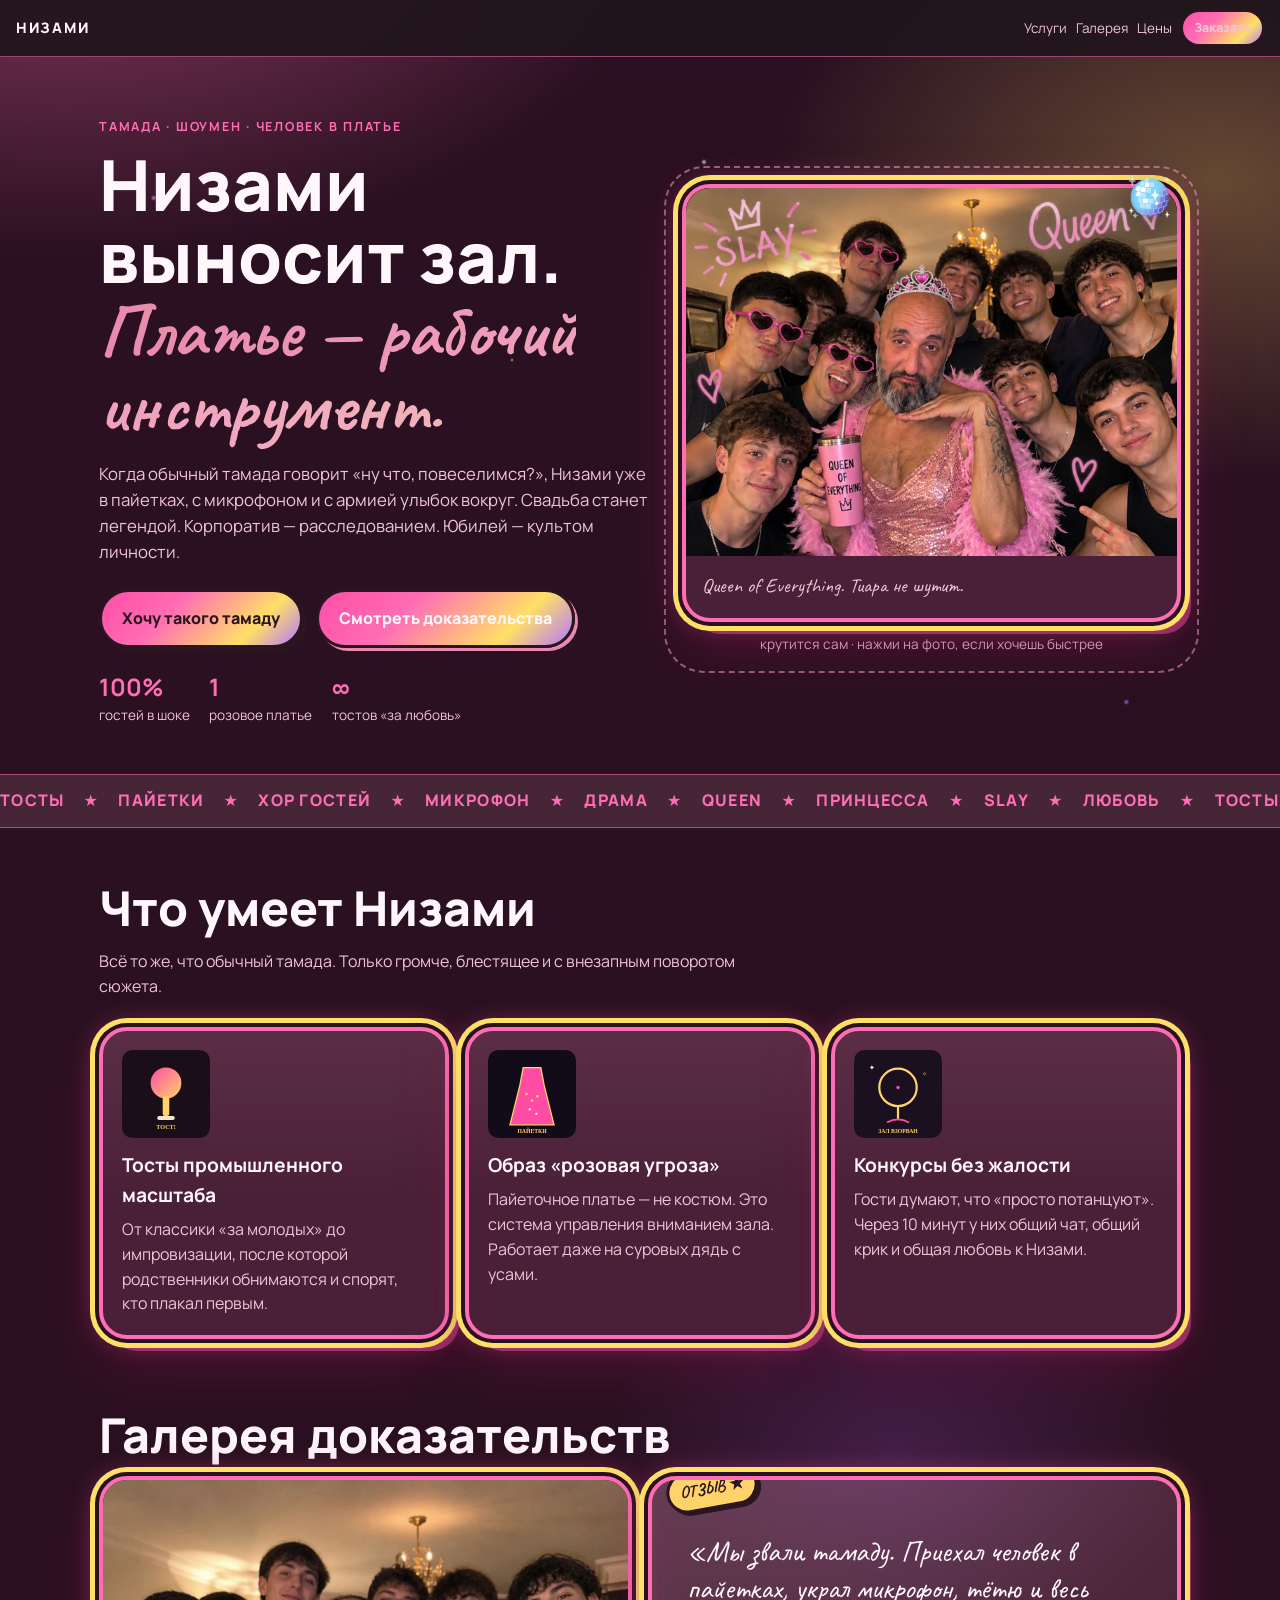
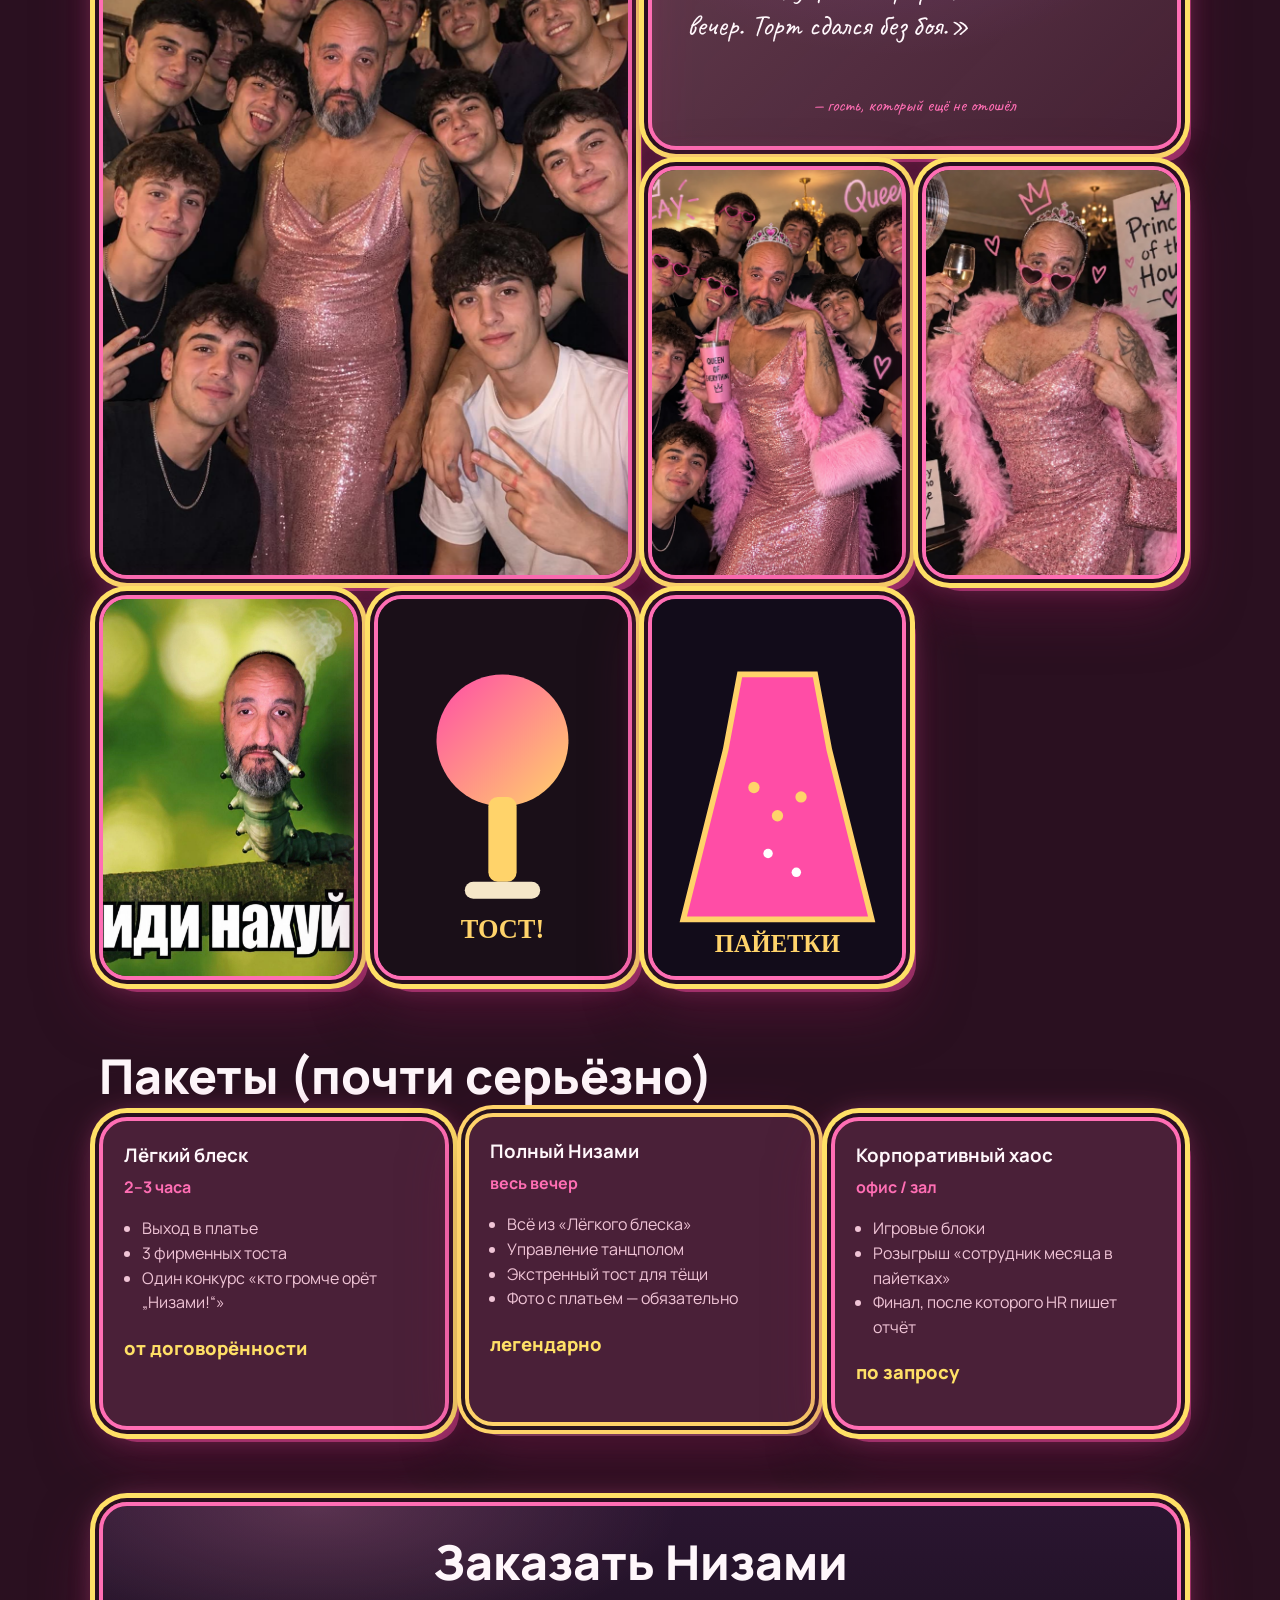
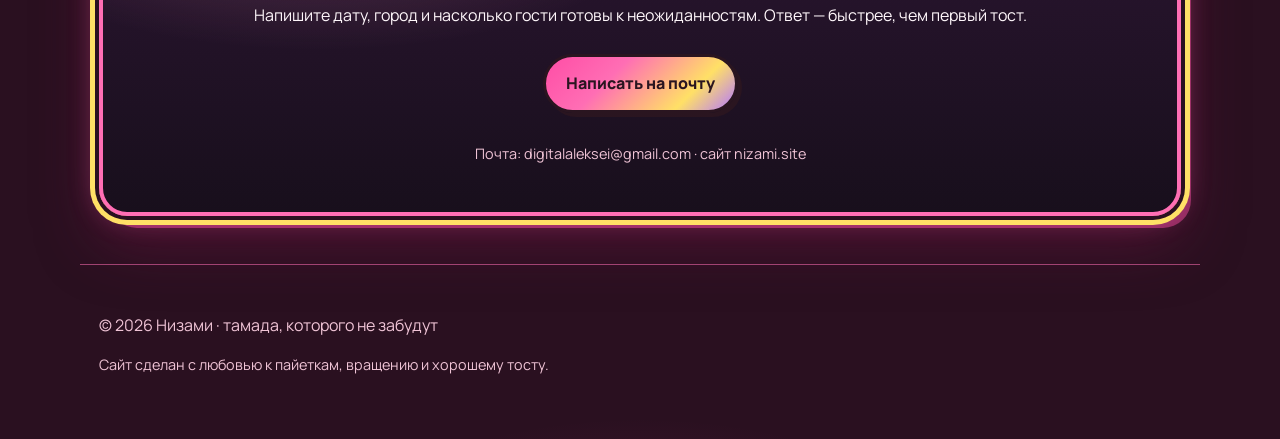
<file: index.paused.html>
<!DOCTYPE html>
<html lang="ru">
<head>
  <meta charset="utf-8" />
  <meta name="viewport" content="width=device-width, initial-scale=1" />
  <meta http-equiv="Cache-Control" content="no-cache, no-store, must-revalidate" />
  <meta http-equiv="Pragma" content="no-cache" />
  <title>Низами — тамада легендарного калибра</title>
  <meta name="description" content="Тамада Низами: свадьбы, юбилеи и корпоративы, где зал не выживает — но смеётся до слёз. Пайетки включены." />
  <link rel="preconnect" href="https://fonts.googleapis.com" />
  <link rel="preconnect" href="https://fonts.gstatic.com" crossorigin />
  <link href="https://fonts.googleapis.com/css2?family=Caveat:wght@600;700&family=Manrope:wght@400;600;700;800&display=swap" rel="stylesheet" />
  <link rel="stylesheet" href="assets/studio.css?v=novideo2" />
</head>
<body>
  <div class="sparkles" aria-hidden="true"></div>
  <div class="floaters" id="floaters" aria-hidden="true">
    <span class="fly">🍆</span><span class="fly">👑</span><span class="fly">🍆</span><span class="fly">💖</span>
    <span class="fly">🎤</span><span class="fly">🍆</span><span class="fly">✨</span><span class="fly">🥂</span>
    <span class="fly">💃</span><span class="fly">🍆</span><span class="fly">🪩</span><span class="fly">💋</span>
    <span class="fly">🍆</span><span class="fly">🎉</span><span class="fly">🌈</span><span class="fly">🍆</span>
  </div>
  <div class="confetti" id="confetti" aria-hidden="true"></div>

  <header class="top">
    <div class="brand">НИЗАМИ</div>
    <nav>
      <a href="#services">Услуги</a>
      <a href="#gallery">Галерея</a>
      <a href="#prices">Цены</a>
      <a href="#book" class="btn btn-sm pulse">Заказать</a>
    </nav>
  </header>

  <main>
    <section class="hero">
      <div class="hero-copy">
        <p class="eyebrow bounce-x">тамада · шоумен · человек в платье</p>
        <h1 class="title-pop">Низами выносит зал.<br /><span class="rainbow">Платье — рабочий инструмент.</span></h1>
        <p class="lead">
          Когда обычный тамада говорит «ну что, повеселимся?», Низами уже в пайетках,
          с микрофоном и с армией улыбок вокруг. Свадьба станет легендой. Корпоратив —
          расследованием. Юбилей — культом личности.
        </p>
        <div class="hero-cta">
          <a class="btn pulse" href="#book">Хочу такого тамаду</a>
          <a class="btn btn-ghost" href="#gallery">Смотреть доказательства</a>
        </div>
        <ul class="stats">
          <li><strong class="count-up">100%</strong><span>гостей в шоке</span></li>
          <li><strong>1</strong><span>розовое платье</span></li>
          <li><strong class="spin-inf">∞</strong><span>тостов «за любовь»</span></li>
        </ul>
      </div>

      <div class="hero-stage">
        <div class="disco" aria-hidden="true">🪩</div>
        <div class="spin-ring" aria-hidden="true"></div>
        <figure class="hero-photo spin-slow toon-frame">
          <div class="photo-carousel" id="heroCarousel">
            <img class="active" src="assets/nizami-hero.jpg" width="1200" height="900" alt="Тамада Низами в розовом пайеточном платье" />
            <img src="assets/nizami-queen.jpg" width="1200" height="1500" alt="Низами Queen of Everything" />
            <img src="assets/nizami-princess.jpg" width="1200" height="1500" alt="Низами Princess of the House" />
          </div>
          <figcaption id="heroCap">Документальное фото. Лицо Низами — рабочее. Платье — боевое.</figcaption>
        </figure>
        <p class="spin-hint">крутится сам · нажми на фото, если хочешь быстрее</p>
      </div>
    </section>

    <section class="marquee" aria-hidden="true">
      <div class="marquee-track">
        <span>ТОСТЫ</span><span>★</span><span>ПАЙЕТКИ</span><span>★</span><span>ХОР ГОСТЕЙ</span><span>★</span>
        <span>МИКРОФОН</span><span>★</span><span>ДРАМА</span><span>★</span><span>QUEEN</span><span>★</span>
        <span>ПРИНЦЕССА</span><span>★</span><span>SLAY</span><span>★</span><span>ЛЮБОВЬ</span><span>★</span>
        <span>ТОСТЫ</span><span>★</span><span>ПАЙЕТКИ</span><span>★</span><span>ХОР ГОСТЕЙ</span><span>★</span>
        <span>МИКРОФОН</span><span>★</span><span>ДРАМА</span><span>★</span><span>QUEEN</span><span>★</span>
        <span>ПРИНЦЕССА</span><span>★</span><span>SLAY</span><span>★</span><span>ЛЮБОВЬ</span><span>★</span>
      </div>
    </section>

    <section id="services" class="section">
      <h2 class="title-pop">Что умеет Низами</h2>
      <p class="section-lead">Всё то же, что обычный тамада. Только громче, блестящее и с внезапным поворотом сюжета.</p>
      <div class="cards">
        <article class="card float-card toon-frame">
          <img class="icon-spin" src="assets/badge-mic.svg" alt="" />
          <h3>Тосты промышленного масштаба</h3>
          <p>От классики «за молодых» до импровизации, после которой родственники обнимаются и спорят, кто плакал первым.</p>
        </article>
        <article class="card float-card delay-1 toon-frame">
          <img class="icon-spin reverse" src="assets/badge-dress.svg" alt="" />
          <h3>Образ «розовая угроза»</h3>
          <p>Пайеточное платье — не костюм. Это система управления вниманием зала. Работает даже на суровых дядь с усами.</p>
        </article>
        <article class="card float-card delay-2 toon-frame">
          <img class="icon-spin" src="assets/badge-party.svg" alt="" />
          <h3>Конкурсы без жалости</h3>
          <p>Гости думают, что «просто потанцуют». Через 10 минут у них общий чат, общий крик и общая любовь к Низами.</p>
        </article>
      </div>
    </section>



    <section id="gallery" class="section gallery">
      <h2 class="title-pop">Галерея доказательств</h2>
      <div class="gallery-grid">
        <figure class="shot big tilt-hover toon-frame">
          <img src="assets/nizami-hero.jpg" alt="Низами в центре праздника" />
          <figcaption>«Я не улыбаюсь. Я веду.»</figcaption>
        </figure>
        <figure class="quote-card toon-frame wobble-soft">
          <span class="sticker sticker-a" aria-hidden="true">ОТЗЫВ ★</span>
          <blockquote>«Мы звали тамаду. Приехал человек в пайетках, украл микрофон, тётю и весь вечер. Торт сдался без боя.»</blockquote>
          <figcaption class="quote-by">— гость, который ещё не отошёл</figcaption>
        </figure>
        <figure class="shot tilt-hover spin-on-hover toon-frame">
          <img src="assets/nizami-queen.jpg" alt="Низами Queen of Everything" />
          <figcaption>Queen of Everything</figcaption>
        </figure>
        <figure class="shot tilt-hover spin-on-hover toon-frame">
          <img src="assets/nizami-princess.jpg" alt="Низами Princess of the House" />
          <figcaption>Princess of the House</figcaption>
        </figure>
        <figure class="shot tilt-hover toon-frame meme-shot">
          <img src="assets/nizami-care-service.jpg" alt="Официальный мем Низами: гусеница с сигаретой" />
          <figcaption>«А можно подешевле?» — служба заботы уже ответила</figcaption>
        </figure>
        <figure class="shot tilt-hover toon-frame">
          <img class="icon-spin reverse" src="assets/badge-mic.svg" alt="" />
          <figcaption>Микрофон тоже в команде</figcaption>
        </figure>
        <figure class="shot tilt-hover toon-frame">
          <img class="icon-spin" src="assets/badge-dress.svg" alt="" />
          <figcaption>Официальная форма тамады</figcaption>
        </figure>
      </div>
    </section>

    <section id="prices" class="section">
      <h2 class="title-pop">Пакеты (почти серьёзно)</h2>
      <div class="prices">
        <article class="price float-card toon-frame">
          <h3>Лёгкий блеск</h3>
          <p class="tag">2–3 часа</p>
          <ul>
            <li>Выход в платье</li>
            <li>3 фирменных тоста</li>
            <li>Один конкурс «кто громче орёт „Низами!“»</li>
          </ul>
          <p class="sum">от договорённости</p>
        </article>
        <article class="price featured float-card delay-1 toon-frame">
          <h3>Полный Низами</h3>
          <p class="tag">весь вечер</p>
          <ul>
            <li>Всё из «Лёгкого блеска»</li>
            <li>Управление танцполом</li>
            <li>Экстренный тост для тёщи</li>
            <li>Фото с платьем — обязательно</li>
          </ul>
          <p class="sum">легендарно</p>
        </article>
        <article class="price float-card delay-2 toon-frame">
          <h3>Корпоративный хаос</h3>
          <p class="tag">офис / зал</p>
          <ul>
            <li>Игровые блоки</li>
            <li>Розыгрыш «сотрудник месяца в пайетках»</li>
            <li>Финал, после которого HR пишет отчёт</li>
          </ul>
          <p class="sum">по запросу</p>
        </article>
      </div>
    </section>

    <section id="book" class="section book">
      <div class="book-box pulse-border toon-frame">
        <h2 class="title-pop">Заказать Низами</h2>
        <p>Напишите дату, город и насколько гости готовы к неожиданностям. Ответ — быстрее, чем первый тост.</p>
        <a class="btn pulse" href="mailto:digitalaleksei@gmail.com?subject=Тамада%20Низами%20на%20праздник">Написать на почту</a>
        <p class="fine">Почта: digitalaleksei@gmail.com · сайт nizami.site</p>
      </div>
    </section>
  </main>

  <footer>
    <p>© <span id="y"></span> Низами · тамада, которого не забудут</p>
    <p class="fine">Сайт сделан с любовью к пайеткам, вращению и хорошему тосту.</p>
  </footer>
  <script src="assets/party.js?v=novideo2"></script>
</body>
</html>
</file>
<file: assets/studio.css>
:root {
  --bg: #2a1020;
  --bg2: #3a1830;
  --pink: #ff6eb4;
  --rose: #ff4da6;
  --gold: #ffe066;
  --cream: #fff7fb;
  --muted: #f0c4d6;
  --card: #4a2038;
  --line: rgba(255, 110, 180, 0.55);
  --shadow: 0 24px 60px rgba(120, 20, 70, .5);
  --radius: 28px;
  --font: "Manrope", system-ui, sans-serif;
  --display: "Caveat", cursive;
}
* { box-sizing: border-box; }
html { scroll-behavior: smooth; }
body {
  margin: 0;
  font-family: var(--font);
  color: var(--cream);
  background:
    radial-gradient(1200px 800px at 5% -5%, rgba(255,110,180,.55), transparent 55%),
    radial-gradient(900px 600px at 95% 5%, rgba(255,224,102,.28), transparent 50%),
    radial-gradient(900px 700px at 50% 110%, rgba(255,77,166,.35), transparent 55%),
    radial-gradient(600px 400px at 70% 40%, rgba(180,100,255,.18), transparent 50%),
    var(--bg);
  line-height: 1.55;
  overflow-x: hidden;
}
a { color: inherit; text-decoration: none; }
img { max-width: 100%; display: block; }
.top {
  position: sticky; top: 0; z-index: 20;
  display: flex; justify-content: space-between; align-items: center;
  gap: .75rem;
  padding: 0.65rem 1rem;
  backdrop-filter: blur(14px);
  background: rgba(32,20,28,.9);
  border-bottom: 1px solid var(--line);
  flex-wrap: nowrap;
}
.brand {
  font-weight: 800; letter-spacing: .12em; font-size: .9rem;
  flex: 0 0 auto; white-space: nowrap;
}
.top nav {
  display: flex; gap: .55rem; align-items: center;
  flex: 1 1 auto; justify-content: flex-end;
  flex-wrap: nowrap;
  min-width: 0;
  overflow-x: auto;
  -webkit-overflow-scrolling: touch;
  scrollbar-width: none;
}
.top nav::-webkit-scrollbar { display: none; }
.top nav a {
  color: var(--muted); font-size: .84rem;
  white-space: nowrap; flex: 0 0 auto;
}
.top nav a:hover { color: var(--pink); }
nav { display: flex; gap: 1rem; align-items: center; }
nav a { color: var(--muted); font-size: .92rem; }
nav a:hover { color: var(--pink); }
.btn {
  display: inline-flex; align-items: center; justify-content: center;
  padding: .9rem 1.25rem; border-radius: 999px;
  background: linear-gradient(135deg, #e88aad, #f2a7c0 40%, #f7c4d4);
  color: #2a1520; font-weight: 800; border: 0; box-shadow: 0 16px 40px rgba(232,138,173,.35);
  transition: transform .2s ease;
}
.btn:hover { transform: scale(1.06) rotate(-2deg); }
.btn-sm { padding: .55rem .95rem; font-size: .85rem; }
.btn-ghost {
  background: transparent; color: var(--cream);
  border: 1px solid var(--line); box-shadow: none;
}
.hero {
  display: grid; gap: 2rem; padding: 2.5rem 1.2rem 1rem;
  max-width: 1120px; margin: 0 auto;
}
@media (min-width: 900px) {
  .hero { grid-template-columns: 1.05fr .95fr; align-items: center; padding-top: 3.5rem; }
}
.eyebrow {
  color: var(--pink); text-transform: uppercase; letter-spacing: .14em;
  font-size: .78rem; font-weight: 700; margin: 0 0 .8rem;
}
h1, .title-pop {
  font-size: clamp(2.4rem, 6vw, 4.4rem);
  line-height: 1.02; margin: 0 0 1rem; font-weight: 800;
}
.section h2.title-pop { font-size: clamp(2rem, 4vw, 3rem); }
h1 span, .rainbow {
  font-family: var(--display); font-weight: 700; font-size: 1.05em;
  background: linear-gradient(90deg, #e88aad, #f2a7c0, #ebc7a8, #f2a7c0, #e88aad);
  background-size: 300% 100%;
  -webkit-background-clip: text; background-clip: text; color: transparent;
  animation: rainbow 4s linear infinite;
}
@keyframes rainbow { to { background-position: 300% 0; } }
.lead { color: var(--muted); font-size: 1.05rem; max-width: 38rem; }
.hero-cta { display: flex; flex-wrap: wrap; gap: .8rem; margin: 1.5rem 0 1.2rem; }
.stats { list-style: none; display: flex; gap: 1.2rem; padding: 0; margin: 0; flex-wrap: wrap; }
.stats li { display: grid; }
.stats strong { font-size: 1.5rem; color: var(--pink); }
.stats span { color: var(--muted); font-size: .85rem; }

.hero-stage { position: relative; }
.hero-photo {
  margin: 0; border-radius: var(--radius); overflow: hidden;
  border: 1px solid var(--line); box-shadow: var(--shadow);
  background: var(--card); cursor: pointer;
  transform-style: preserve-3d;
}
.photo-carousel { position: relative; aspect-ratio: 4/3; background: #000; }
.photo-carousel img {
  position: absolute; inset: 0; width: 100%; height: 100%;
  object-fit: cover; object-position: center top;
  opacity: 0; transition: opacity .6s ease;
}
.photo-carousel img.active { opacity: 1; }
.hero-photo figcaption {
  padding: .85rem 1rem 1.1rem; color: var(--muted);
  font-family: var(--display); font-size: 1.25rem;
}
.spin-hint { text-align: center; color: var(--muted); font-size: .85rem; margin: .7rem 0 0; }
.spin-slow { animation: wobble-spin 10s linear infinite; }
.spin-slow.fast { animation-duration: 2.2s; }
@keyframes wobble-spin {
  0% { transform: rotate(-2deg) scale(1); }
  25% { transform: rotate(2deg) scale(1.02); }
  50% { transform: rotate(-1deg) scale(1); }
  75% { transform: rotate(3deg) scale(1.03); }
  100% { transform: rotate(-2deg) scale(1); }
}
.spin-ring {
  position: absolute; inset: -18px; border-radius: 40px;
  border: 2px dashed rgba(242,167,192,.55);
  animation: spin 12s linear infinite; pointer-events: none; z-index: 0;
}
.hero-photo { position: relative; z-index: 1; }
.disco {
  position: absolute; top: -18px; right: 8px; font-size: 2.4rem;
  animation: spin 3s linear infinite; z-index: 2; filter: drop-shadow(0 8px 16px rgba(0,0,0,.4));
}
@keyframes spin { to { transform: rotate(360deg); } }

.marquee {
  overflow: hidden; border-block: 1px solid var(--line);
  background: rgba(242,167,192,.14); margin: 2rem 0 0;
}
.marquee-track {
  display: flex; gap: 1.2rem; white-space: nowrap;
  padding: .85rem 0; animation: slide 22s linear infinite;
  font-weight: 800; letter-spacing: .08em; color: var(--pink);
}
@keyframes slide { from { transform: translateX(0); } to { transform: translateX(-50%); } }
.section { max-width: 1120px; margin: 0 auto; padding: 3.5rem 1.2rem 1rem; }
.section-lead { color: var(--muted); max-width: 40rem; margin-bottom: 1.8rem; }
.cards { display: grid; gap: 1rem; }
@media (min-width: 800px) { .cards { grid-template-columns: repeat(3, 1fr); } }
.card {
  background: linear-gradient(180deg, rgba(242,167,192,.10), transparent 55%), var(--card);
  border: 1px solid var(--line); border-radius: 24px; padding: 1.2rem;
}
.card img, .icon-spin { width: 88px; height: 88px; margin-bottom: .8rem; }
.card h3 { margin: 0 0 .4rem; font-size: 1.2rem; }
.card p { margin: 0; color: var(--muted); }
.gallery-grid {
  display: grid; gap: 1rem;
  grid-template-columns: repeat(2, 1fr);
}
@media (min-width: 800px) {
  .gallery-grid { grid-template-columns: repeat(4, 1fr); }
  .gallery-grid .big { grid-column: span 2; grid-row: span 2; }
  .gallery-grid .quote-card { grid-column: span 2; }
}
.shot, .quote-card {
  margin: 0; border-radius: 22px; overflow: hidden;
  border: 1px solid var(--line); background: var(--card);
}
.shot img { width: 100%; height: 100%; object-fit: cover; object-position: center top; min-height: 180px; }
.shot figcaption, .quote-card blockquote {
  padding: .9rem 1rem 1.1rem; margin: 0;
  font-family: var(--display); font-size: 1.35rem; color: var(--pink);
}
.quote-card {
  display: grid; place-items: center; padding: 1.5rem;
  background: linear-gradient(135deg, rgba(242,167,192,.28), rgba(232,138,173,.14));
}
.prices { display: grid; gap: 1rem; }
@media (min-width: 900px) { .prices { grid-template-columns: repeat(3, 1fr); } }
.price {
  border: 1px solid var(--line); border-radius: 24px; padding: 1.3rem;
  background: var(--card);
}
.price.featured {
  border-color: rgba(232,138,173,.55);
  box-shadow: 0 0 0 1px rgba(232,201,160,.25), var(--shadow);
  transform: translateY(-4px);
}
.price h3 { margin: 0; }
.tag { color: var(--pink); font-weight: 700; margin: .3rem 0 1rem; }
.price ul { padding-left: 1.1rem; color: var(--muted); }
.sum { font-weight: 800; color: var(--gold); font-size: 1.15rem; }
.book-box {
  border-radius: 28px; padding: 2rem 1.4rem;
  background:
    radial-gradient(600px 240px at 20% 0%, rgba(232,138,173,.25), transparent 60%),
    linear-gradient(180deg, #2a1530, #180f1c);
  border: 1px solid var(--line); text-align: center;
}
.book-box .btn { margin: .6rem 0 1rem; }
.fine { color: var(--muted); font-size: .9rem; }
footer {
  max-width: 1120px; margin: 2rem auto 0; padding: 2rem 1.2rem 3rem;
  border-top: 1px solid var(--line); color: var(--muted);
}

/* funny animations */
.pulse { animation: pulse 1.8s ease-in-out infinite; }
@keyframes pulse {
  0%,100% { transform: scale(1); }
  50% { transform: scale(1.05); }
}
.wobble { animation: wobble 2.4s ease-in-out infinite; }
.wobble-soft { animation: wobble 3.5s ease-in-out infinite; }
@keyframes wobble {
  0%,100% { transform: rotate(-2deg); }
  50% { transform: rotate(2deg); }
}
.bounce-x { display: inline-block; animation: bouncex 2.8s ease-in-out infinite; }
@keyframes bouncex {
  0%,100% { transform: translateX(0); }
  50% { transform: translateX(8px); }
}
.float-card { animation: floaty 4s ease-in-out infinite; }
.delay-1 { animation-delay: .4s; }
.delay-2 { animation-delay: .8s; }
@keyframes floaty {
  0%,100% { transform: translateY(0); }
  50% { transform: translateY(-8px); }
}
.icon-spin { animation: spin 8s linear infinite; }
.icon-spin.reverse { animation-direction: reverse; }
.spin-inf { display: inline-block; animation: spin 4s linear infinite; }
.tilt-hover { transition: transform .25s ease; }
.tilt-hover:hover { transform: rotate(-3deg) scale(1.03); }
.spin-on-hover img { transition: transform .6s ease; }
.spin-on-hover:hover img { transform: rotate(360deg) scale(1.05); }
.pulse-border { animation: borderglow 2.5s ease-in-out infinite; }
@keyframes borderglow {
  0%,100% { box-shadow: 0 0 0 1px rgba(232,201,160,.2); }
  50% { box-shadow: 0 0 0 3px rgba(232,138,173,.45), 0 0 40px rgba(232,138,173,.2); }
}
main, header, footer { position: relative; z-index: 1; }
@media (prefers-reduced-motion: reduce) {
  *, *::before, *::after {
    animation-duration: .01ms !important;
    animation-iteration-count: 1 !important;
    transition: none !important;
  }
}

/* message for Nizami */
.message-section { text-align: center; }
.message-card {
  max-width: 420px;
  margin: 0 auto;
  padding: 1rem 1rem 1.2rem;
  border-radius: 1.4rem;
  border: 1px solid var(--line);
  background: linear-gradient(180deg, rgba(242,167,192,.16), transparent), var(--card);
  box-shadow: 0 18px 50px rgba(0,0,0,.35);
}
.message-video {
  display: block;
  width: 100%;
  max-height: 70vh;
  border-radius: 1rem;
  background: #000;
  aspect-ratio: 3 / 4;
  object-fit: contain;
}
.message-caption {
  margin: .9rem 0 0;
  color: var(--muted);
  font-size: .95rem;
}


/* ===== cartoon frames & stickers ===== */
.toon-frame {
  position: relative;
  border: 4px solid #f2a7c0 !important;
  box-shadow:
    0 0 0 4px #2a1520,
    0 0 0 8px #f7c4d4,
    8px 10px 0 rgba(232, 138, 173, .35),
    var(--shadow) !important;
  border-radius: 28px !important;
  background-clip: padding-box;
}
.toon-frame-inner {
  position: relative;
  border: 3px dashed #f7c4d4;
  border-radius: 22px;
  padding: .55rem;
  background:
    repeating-linear-gradient(
      -12deg,
      rgba(242,167,192,.12),
      rgba(242,167,192,.12) 12px,
      rgba(255,255,255,.03) 12px,
      rgba(255,255,255,.03) 24px
    );
}
.frame-corners {
  pointer-events: none;
  position: absolute;
  inset: .2rem;
  z-index: 2;
}
.frame-corners i {
  position: absolute;
  width: 18px;
  height: 18px;
  border: 3px solid var(--gold);
  border-radius: 4px;
}
.frame-corners i:nth-child(1) { top: 0; left: 0; border-right: 0; border-bottom: 0; }
.frame-corners i:nth-child(2) { top: 0; right: 0; border-left: 0; border-bottom: 0; }
.frame-corners i:nth-child(3) { bottom: 0; left: 0; border-right: 0; border-top: 0; }
.frame-corners i:nth-child(4) { bottom: 0; right: 0; border-left: 0; border-top: 0; }

.sticker {
  position: absolute;
  z-index: 5;
  font-family: var(--display);
  font-weight: 700;
  font-size: 1.05rem;
  padding: .28rem .7rem;
  border-radius: 999px;
  border: 3px solid #2a1520;
  background: #f7c4d4;
  color: #2a1520;
  box-shadow: 3px 3px 0 #2a1520;
  transform: rotate(-8deg);
  white-space: nowrap;
}
.sticker-a { top: -12px; left: 14px; background: #ffd36a; transform: rotate(-10deg); }
.sticker-b { top: -14px; left: 18px; background: #f2a7c0; animation: sticker-pop 2.4s ease-in-out infinite; }
.sticker-c { top: -10px; right: 12px; left: auto; background: #ebc7a8; transform: rotate(7deg); font-size: .95rem; }
@keyframes sticker-pop {
  0%, 100% { transform: rotate(-8deg) scale(1); }
  50% { transform: rotate(-4deg) scale(1.06); }
}

.quote-card.toon-frame {
  padding: 1.4rem 1.2rem 1.1rem;
}
.quote-card blockquote {
  margin: .4rem 0 .6rem;
  font-size: clamp(1.35rem, 2.6vw, 1.85rem);
  line-height: 1.25;
  color: var(--cream);
}
.quote-by {
  margin: 0;
  color: var(--pink);
  font-family: var(--display);
  font-size: 1.15rem;
}

.message-card.toon-frame {
  max-width: 440px;
  padding: 1.35rem 1.1rem 1.15rem;
  background:
    radial-gradient(circle at 12% 10%, rgba(242,167,192,.35), transparent 40%),
    radial-gradient(circle at 90% 90%, rgba(255,211,106,.18), transparent 42%),
    var(--card);
}
.message-video {
  border-radius: 16px;
  border: 3px solid #2a1520;
  box-shadow: 0 8px 0 rgba(242,167,192,.45);
}
.speech-bubble {
  position: relative;
  margin: 1rem auto .35rem;
  padding: .85rem 1rem;
  background: #fff6f4;
  color: #2a1520;
  border: 3px solid #2a1520;
  border-radius: 22px;
  box-shadow: 4px 4px 0 #e88aad;
  font-family: var(--display);
  font-size: 1.25rem;
  line-height: 1.25;
  text-align: left;
}
.speech-bubble::after {
  content: "";
  position: absolute;
  left: 28px;
  top: -12px;
  width: 18px;
  height: 18px;
  background: #fff6f4;
  border-left: 3px solid #2a1520;
  border-top: 3px solid #2a1520;
  transform: rotate(45deg);
}
.speech-bubble p { margin: 0; }
.message-caption {
  font-family: var(--display);
  font-size: 1.15rem;
  color: var(--pink);
}

/* cartoon-ier buttons */
.btn {
  border: 3px solid #2a1520 !important;
  box-shadow: 4px 4px 0 #2a1520 !important;
  border-radius: 999px !important;
}
.btn:hover {
  transform: translate(-2px, -2px) scale(1.03) rotate(-1deg) !important;
  box-shadow: 6px 6px 0 #2a1520 !important;
}
.btn-ghost {
  background: rgba(242,167,192,.12) !important;
  box-shadow: 3px 3px 0 #e88aad !important;
}

.price.featured.toon-frame {
  border-color: #ffd36a !important;
  box-shadow:
    0 0 0 4px #2a1520,
    0 0 0 8px #ffd36a,
    8px 10px 0 rgba(232, 138, 173, .35),
    var(--shadow) !important;
}

.sparkles {
  pointer-events: none; position: fixed; inset: 0; z-index: 0;
  background-image:
    radial-gradient(3px 3px at 12% 22%, rgba(255,110,180,.95), transparent),
    radial-gradient(2px 2px at 28% 70%, rgba(255,224,102,.9), transparent),
    radial-gradient(3px 3px at 55% 18%, rgba(255,255,255,.75), transparent),
    radial-gradient(2px 2px at 72% 48%, rgba(255,110,180,.85), transparent),
    radial-gradient(3px 3px at 88% 78%, rgba(180,120,255,.8), transparent),
    radial-gradient(2px 2px at 40% 40%, rgba(255,224,102,.7), transparent);
  animation: twinkle 1.6s ease-in-out infinite alternate;
}
@keyframes twinkle { from { opacity: .45; filter: hue-rotate(0deg); } to { opacity: 1; filter: hue-rotate(25deg); } }
.floaters, .confetti {
  pointer-events: none; position: fixed; inset: 0; overflow: hidden; z-index: 0;
}
.floaters span, .confetti i {
  position: absolute; bottom: -10vh; font-size: clamp(1.4rem, 3vw, 2.4rem);
  opacity: .85; will-change: transform;
  animation: rise-spin var(--dur, 11s) linear infinite;
  animation-delay: var(--delay, 0s);
  left: var(--x, 10%);
  filter: drop-shadow(0 6px 10px rgba(255,77,166,.35));
}
.floaters span.fly-lg { font-size: clamp(2rem, 4.5vw, 3.4rem); opacity: .95; }
.confetti i {
  width: 10px; height: 16px; border-radius: 2px; font-size: 0;
  background: var(--c, #ff6eb4);
  animation-name: confetti-fall;
}
@keyframes rise-spin {
  0% { transform: translate3d(0, 0, 0) rotate(0deg) scale(1); }
  25% { transform: translate3d(18px, -28vh, 0) rotate(90deg) scale(1.08); }
  50% { transform: translate3d(-14px, -55vh, 0) rotate(180deg) scale(1.15); }
  75% { transform: translate3d(22px, -82vh, 0) rotate(270deg) scale(1.05); }
  100% { transform: translate3d(0, -120vh, 0) rotate(360deg) scale(1); }
}
@keyframes confetti-fall {
  0% { transform: translate3d(0,0,0) rotate(0deg); opacity: 1; }
  100% { transform: translate3d(var(--drift, 40px), -110vh, 0) rotate(720deg); opacity: .2; }
}
@keyframes rainbow-shift {
  0% { filter: hue-rotate(0deg); }
  100% { filter: hue-rotate(360deg); }
}
.title-pop, .brand, .rainbow {
  animation: rainbow-shift 8s linear infinite;
}
.marquee-track {
  animation-duration: 12s !important;
}
.disco {
  animation: spin 2.2s linear infinite, rainbow-shift 5s linear infinite !important;
  font-size: 2.4rem !important;
}
.pulse {
  animation: party-pulse 1.1s ease-in-out infinite !important;
}
@keyframes party-pulse {
  0%, 100% { transform: scale(1) rotate(-1deg); filter: brightness(1); }
  50% { transform: scale(1.07) rotate(1deg); filter: brightness(1.15); }
}
.hero-photo.toon-frame {
  animation: wiggle-frame 3.5s ease-in-out infinite;
}
@keyframes wiggle-frame {
  0%, 100% { transform: rotate(-1.5deg); }
  50% { transform: rotate(1.5deg); }
}
.toon-frame {
  border-color: #ff6eb4 !important;
  box-shadow:
    0 0 0 4px #2a1020,
    0 0 0 9px #ffe066,
    0 0 28px rgba(255,110,180,.45),
    10px 12px 0 rgba(255,77,166,.45),
    var(--shadow) !important;
}
.btn {
  background: linear-gradient(135deg, #ff4da6, #ff6eb4 35%, #ffe066 75%, #b478ff) !important;
  animation: party-pulse 1.4s ease-in-out infinite;
}

/* header menu must stay in one row */
.top .btn,
.top .btn-sm {
  padding: .38rem .7rem !important;
  font-size: .78rem !important;
  border-width: 2px !important;
  box-shadow: 2px 2px 0 #2a1020 !important;
  animation: none !important;
  transform: none !important;
  flex: 0 0 auto;
}
.top .btn:hover,
.top .btn-sm:hover {
  transform: translate(-1px, -1px) scale(1.02) !important;
  box-shadow: 3px 3px 0 #2a1020 !important;
}
.top .brand.wobble { animation: none; }
@media (max-width: 720px) {
  .top { padding: .55rem .7rem; }
  .brand { letter-spacing: .08em; font-size: .8rem; }
  .top nav { gap: .45rem; }
  .top nav a { font-size: .78rem; }
  .top nav a:not(.btn) { padding: .15rem .1rem; }
}
</file>
